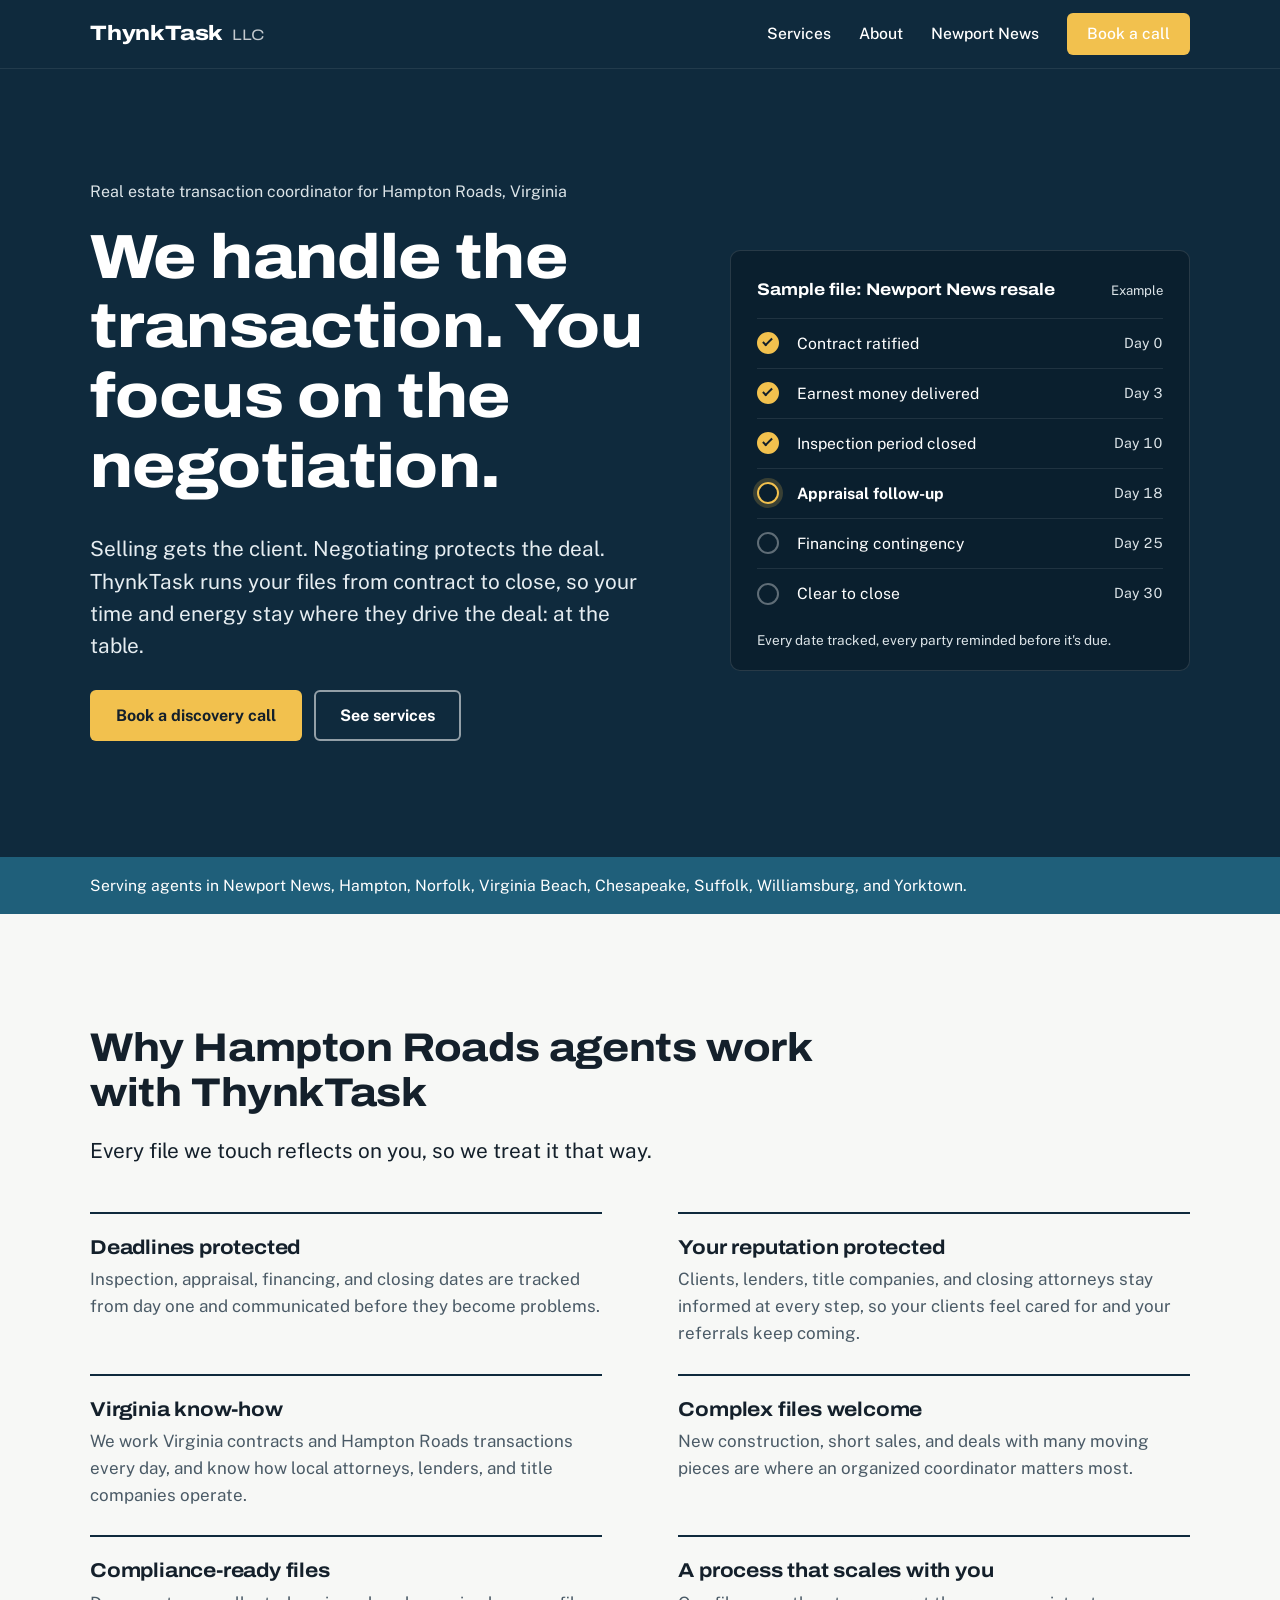
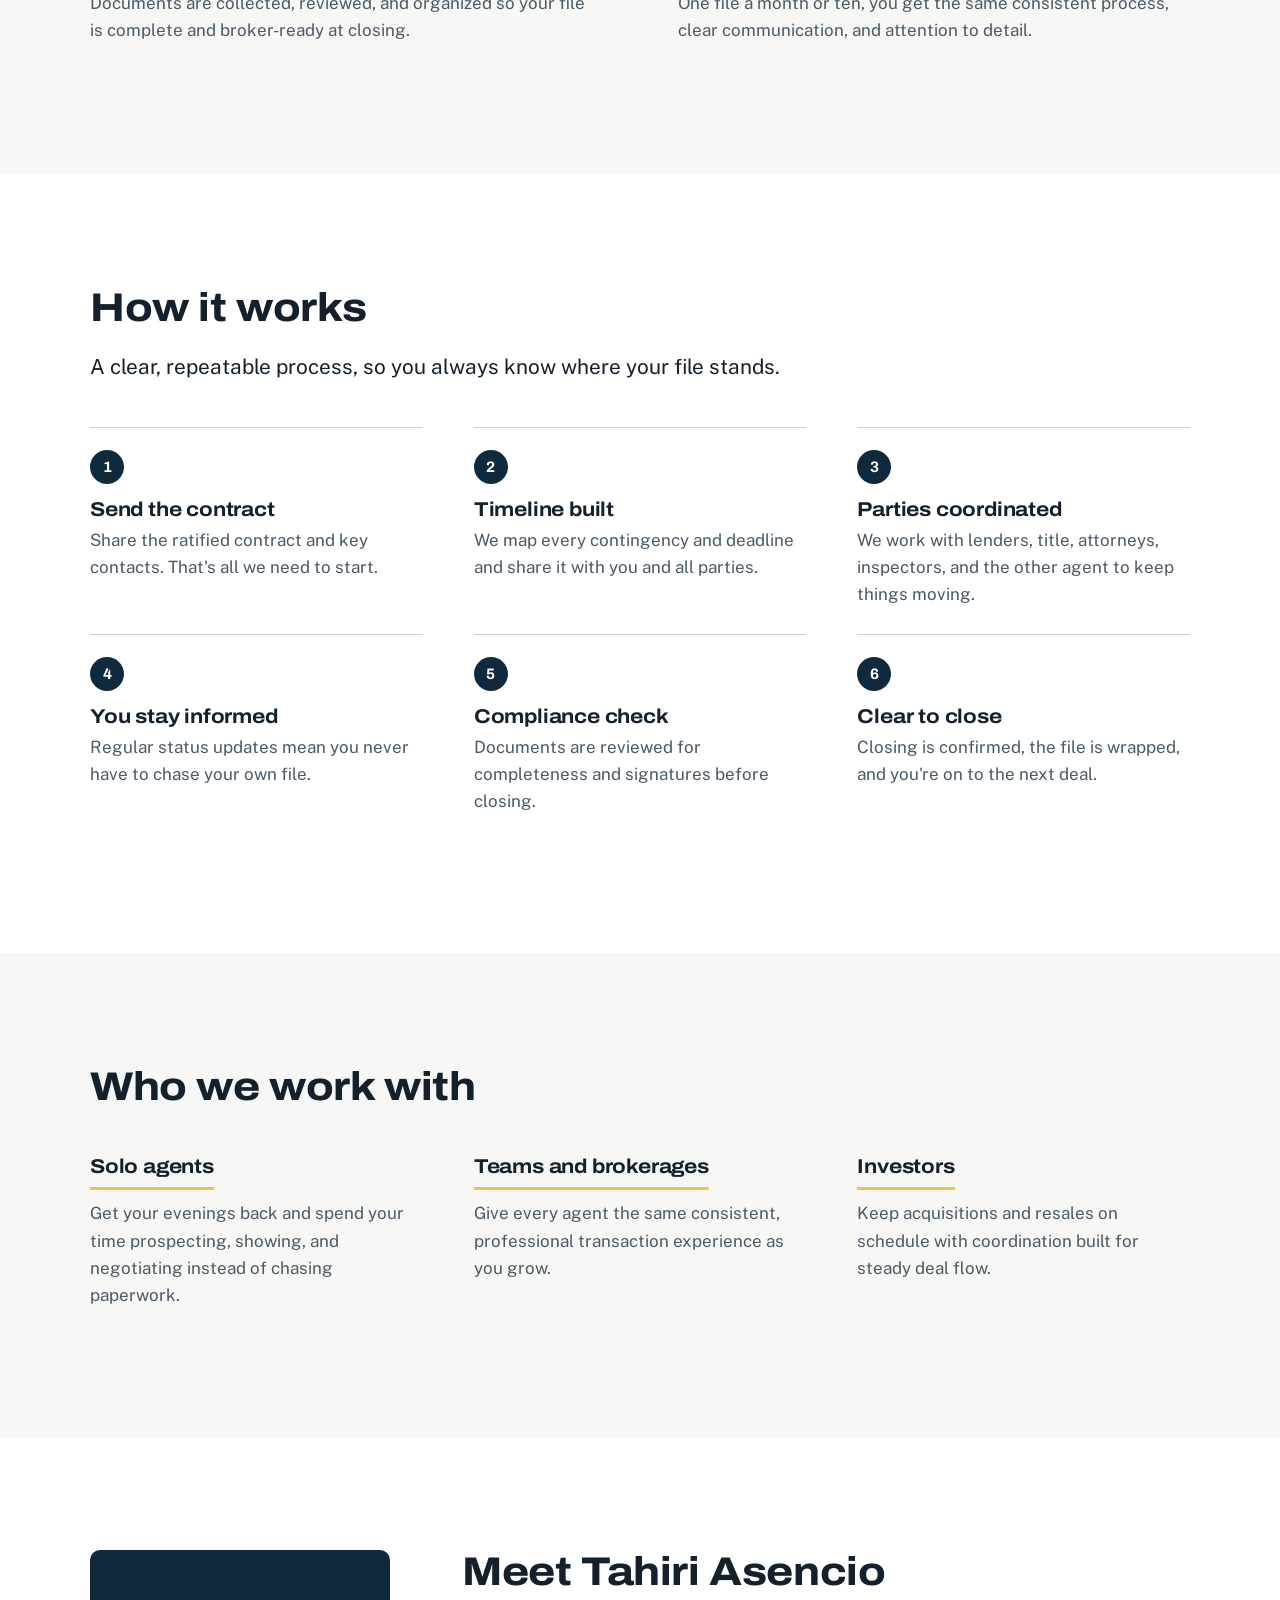
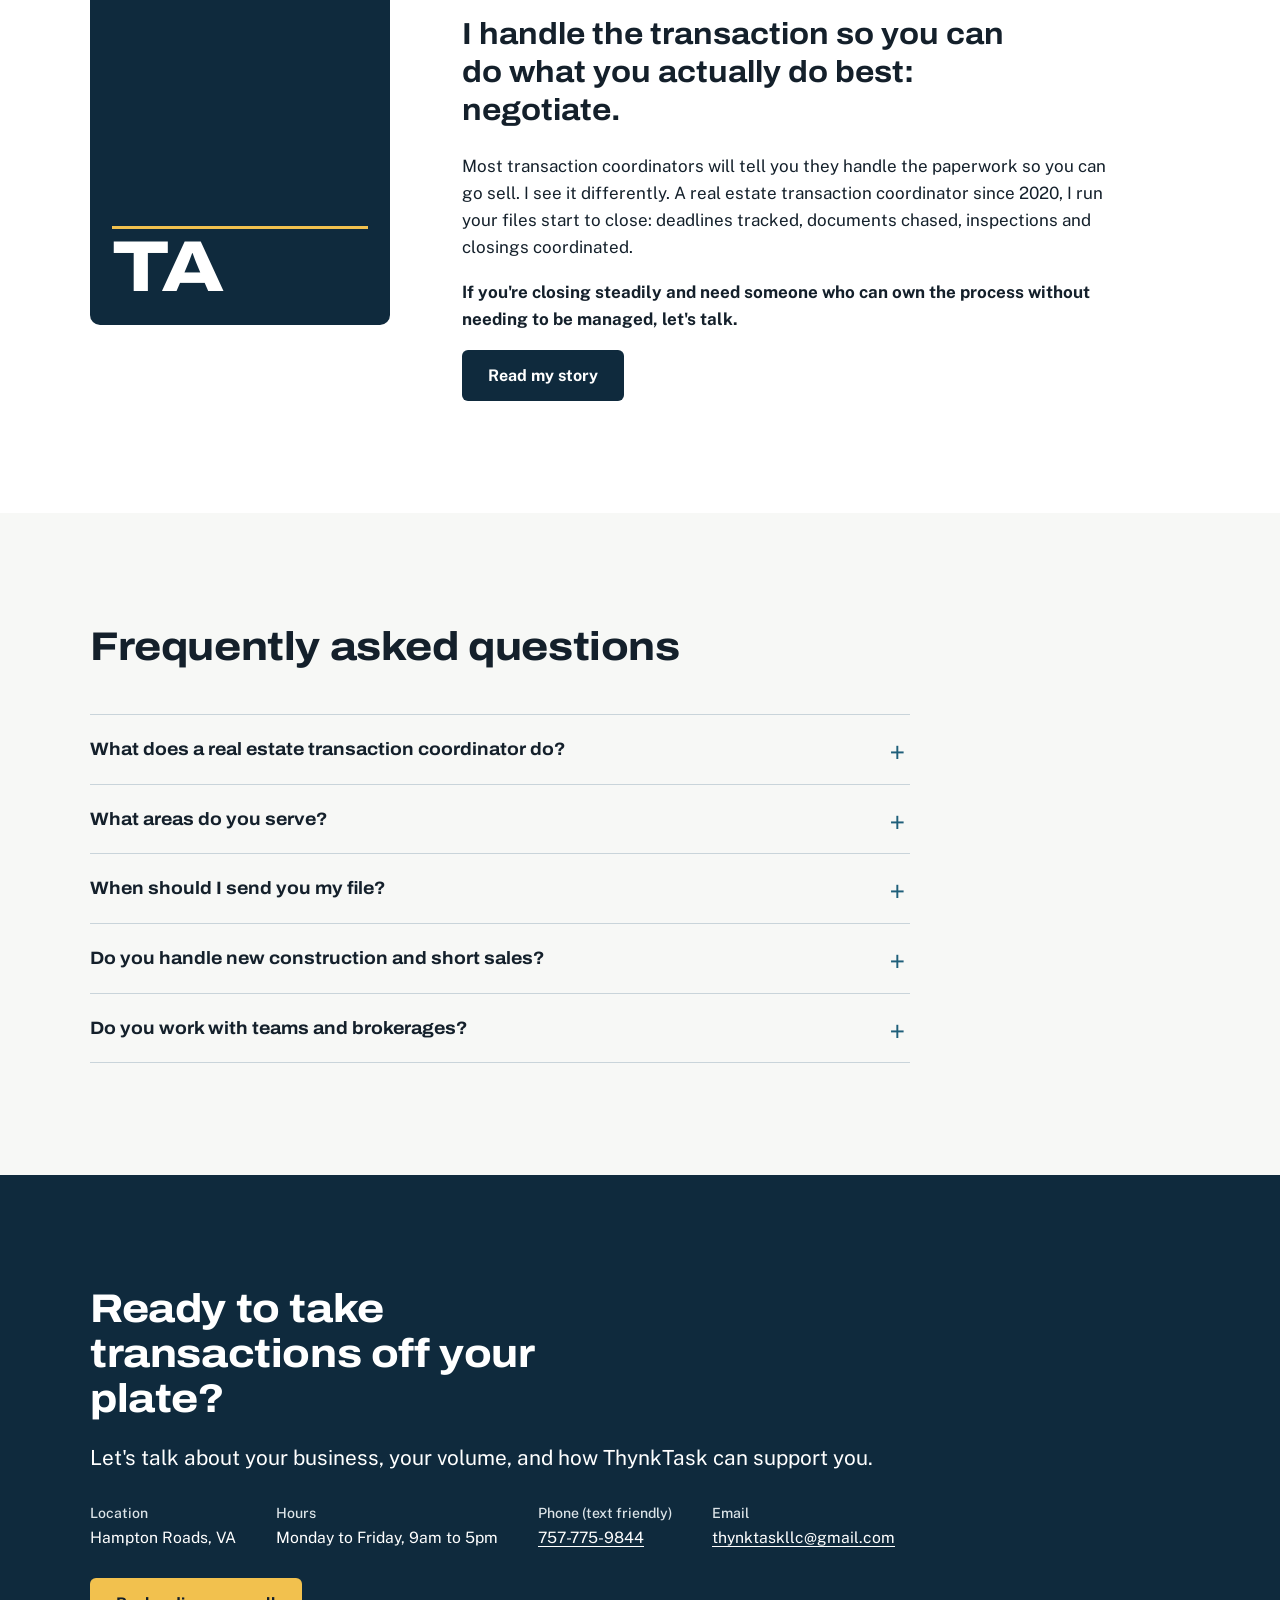
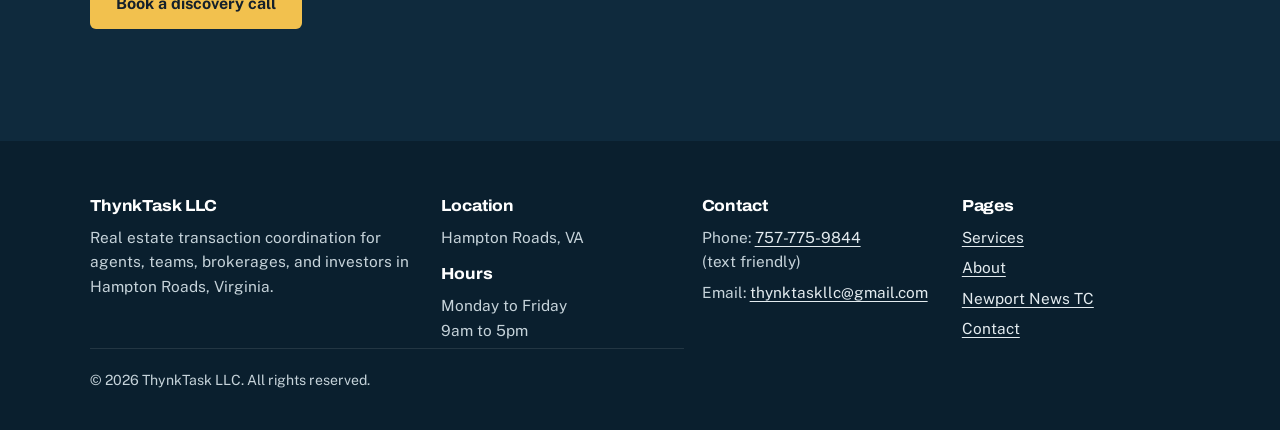
<file: index.html>
<!doctype html>
<html lang="en">
<head>
  <meta charset="utf-8">
  <meta name="viewport" content="width=device-width, initial-scale=1">
  <title>Real Estate Transaction Coordinator in Newport News &amp; Hampton Roads, VA | ThynkTask LLC</title>
  <meta name="description" content="ThynkTask LLC provides contract-to-close transaction coordination for real estate agents, teams, brokerages, and investors in Newport News, Hampton, and Hampton Roads, Virginia.">
  <meta property="og:title" content="ThynkTask LLC | Real Estate Transaction Coordinator, Hampton Roads VA">
  <meta property="og:description" content="We handle the transaction. You focus on the negotiation. Contract-to-close coordination for Hampton Roads agents.">
  <meta property="og:type" content="website">
  <link rel="preconnect" href="https://fonts.googleapis.com">
  <link rel="preconnect" href="https://fonts.gstatic.com" crossorigin>
  <link href="https://fonts.googleapis.com/css2?family=Archivo:wdth,wght@100..125,400..800&family=Public+Sans:ital,wght@0,400..700;1,400&display=swap" rel="stylesheet">
  <link rel="stylesheet" href="assets/styles.css">
  <script>document.documentElement.classList.add('js');</script>
  <link rel="icon" href="assets/favicon.svg" type="image/svg+xml">
  <script type="application/ld+json">
  {
    "@context": "https://schema.org",
    "@type": "ProfessionalService",
    "name": "ThynkTask LLC",
    "description": "Real estate transaction coordination for agents, teams, brokerages, and investors in Hampton Roads, Virginia.",
    "telephone": "+1-757-775-9844",
    "email": "thynktaskllc@gmail.com",
    "founder": { "@type": "Person", "name": "Tahiri Asencio" },
    "address": { "@type": "PostalAddress", "addressRegion": "VA", "addressLocality": "Hampton Roads", "addressCountry": "US" },
    "areaServed": ["Newport News, VA", "Hampton, VA", "Norfolk, VA", "Virginia Beach, VA", "Chesapeake, VA", "Suffolk, VA", "Williamsburg, VA", "Yorktown, VA"],
    "openingHoursSpecification": [{
      "@type": "OpeningHoursSpecification",
      "dayOfWeek": ["Monday", "Tuesday", "Wednesday", "Thursday", "Friday"],
      "opens": "09:00", "closes": "17:00"
    }],
    "serviceType": "Real Estate Transaction Coordination"
  }
  </script>
</head>
<body>
<a class="skip-link" href="#main">Skip to content</a>

<header class="site-header">
  <div class="wrap">
    <a class="brand" href="index.html">ThynkTask <span>LLC</span></a>
    <button class="nav-toggle" aria-expanded="false" aria-controls="site-nav">Menu</button>
    <nav class="nav" id="site-nav" aria-label="Main">
      <a href="services.html">Services</a>
      <a href="about.html">About</a>
      <a href="transaction-coordinator-newport-news-va.html">Newport News</a>
      <a class="btn btn-signal" href="contact.html">Book a call</a>
    </nav>
  </div>
</header>

<main id="main">
  <section class="hero">
    <div class="wrap hero-grid">
      <div>
        <p class="kicker">Real estate transaction coordinator for Hampton Roads, Virginia</p>
        <h1>We handle the transaction. You focus on the negotiation.</h1>
        <p class="lead">Selling gets the client. Negotiating protects the deal. ThynkTask runs your files from contract to close, so your time and energy stay where they drive the deal: at the table.</p>
        <div class="btn-row">
          <a class="btn btn-signal" href="contact.html">Book a discovery call</a>
          <a class="btn btn-ghost" href="services.html">See services</a>
        </div>
      </div>

      <div class="file-card" aria-label="Example of a transaction timeline we manage">
        <header>
          <span class="file-title">Sample file: Newport News resale</span>
          <span class="file-tag">Example</span>
        </header>
        <ol class="timeline">
          <li class="done"><span class="mark" aria-hidden="true"></span><span class="what">Contract ratified</span><span class="when">Day 0</span></li>
          <li class="done"><span class="mark" aria-hidden="true"></span><span class="what">Earnest money delivered</span><span class="when">Day 3</span></li>
          <li class="done"><span class="mark" aria-hidden="true"></span><span class="what">Inspection period closed</span><span class="when">Day 10</span></li>
          <li class="now"><span class="mark" aria-hidden="true"></span><span class="what">Appraisal follow-up</span><span class="when">Day 18</span></li>
          <li><span class="mark" aria-hidden="true"></span><span class="what">Financing contingency</span><span class="when">Day 25</span></li>
          <li><span class="mark" aria-hidden="true"></span><span class="what">Clear to close</span><span class="when">Day 30</span></li>
        </ol>
        <p class="file-foot">Every date tracked, every party reminded before it's due.</p>
      </div>
    </div>
  </section>

  <div class="area-strip">
    <div class="wrap">
      <p>Serving agents in Newport News, Hampton, Norfolk, Virginia Beach, Chesapeake, Suffolk, Williamsburg, and Yorktown.</p>
    </div>
  </div>

  <section class="section">
    <div class="wrap">
      <div class="section-head">
        <h2>Why Hampton Roads agents work with ThynkTask</h2>
        <p class="lead">Every file we touch reflects on you, so we treat it that way.</p>
      </div>
      <ul class="values">
        <li>
          <h3>Deadlines protected</h3>
          <p>Inspection, appraisal, financing, and closing dates are tracked from day one and communicated before they become problems.</p>
        </li>
        <li>
          <h3>Your reputation protected</h3>
          <p>Clients, lenders, title companies, and closing attorneys stay informed at every step, so your clients feel cared for and your referrals keep coming.</p>
        </li>
        <li>
          <h3>Virginia know-how</h3>
          <p>We work Virginia contracts and Hampton Roads transactions every day, and know how local attorneys, lenders, and title companies operate.</p>
        </li>
        <li>
          <h3>Complex files welcome</h3>
          <p>New construction, short sales, and deals with many moving pieces are where an organized coordinator matters most.</p>
        </li>
        <li>
          <h3>Compliance-ready files</h3>
          <p>Documents are collected, reviewed, and organized so your file is complete and broker-ready at closing.</p>
        </li>
        <li>
          <h3>A process that scales with you</h3>
          <p>One file a month or ten, you get the same consistent process, clear communication, and attention to detail.</p>
        </li>
      </ul>
    </div>
  </section>

  <section class="section section-alt">
    <div class="wrap">
      <div class="section-head">
        <h2>How it works</h2>
        <p class="lead">A clear, repeatable process, so you always know where your file stands.</p>
      </div>
      <ol class="steps">
        <li><h3>Send the contract</h3><p>Share the ratified contract and key contacts. That's all we need to start.</p></li>
        <li><h3>Timeline built</h3><p>We map every contingency and deadline and share it with you and all parties.</p></li>
        <li><h3>Parties coordinated</h3><p>We work with lenders, title, attorneys, inspectors, and the other agent to keep things moving.</p></li>
        <li><h3>You stay informed</h3><p>Regular status updates mean you never have to chase your own file.</p></li>
        <li><h3>Compliance check</h3><p>Documents are reviewed for completeness and signatures before closing.</p></li>
        <li><h3>Clear to close</h3><p>Closing is confirmed, the file is wrapped, and you're on to the next deal.</p></li>
      </ol>
    </div>
  </section>

  <section class="section">
    <div class="wrap">
      <div class="section-head">
        <h2>Who we work with</h2>
      </div>
      <div class="audience">
        <div>
          <h3>Solo agents</h3>
          <p>Get your evenings back and spend your time prospecting, showing, and negotiating instead of chasing paperwork.</p>
        </div>
        <div>
          <h3>Teams and brokerages</h3>
          <p>Give every agent the same consistent, professional transaction experience as you grow.</p>
        </div>
        <div>
          <h3>Investors</h3>
          <p>Keep acquisitions and resales on schedule with coordination built for steady deal flow.</p>
        </div>
      </div>
    </div>
  </section>

  <section class="section section-alt">
    <div class="wrap founder">
      <div class="portrait" role="img" aria-label="Tahiri Asencio, founder of ThynkTask LLC">
        <!-- Replace with headshot: <img src="assets/tahiri-asencio.jpg" alt="Tahiri Asencio, founder of ThynkTask LLC"> -->
        <span class="initials-rule" aria-hidden="true"></span>
        <span aria-hidden="true">TA</span>
      </div>
      <div>
        <h2>Meet Tahiri Asencio</h2>
        <p class="pullquote">I handle the transaction so you can do what you actually do best: negotiate.</p>
        <p>Most transaction coordinators will tell you they handle the paperwork so you can go sell. I see it differently. A real estate transaction coordinator since 2020, I run your files start to close: deadlines tracked, documents chased, inspections and closings coordinated.</p>
        <p><strong>If you're closing steadily and need someone who can own the process without needing to be managed, let's talk.</strong></p>
        <a class="btn btn-dark" href="about.html">Read my story</a>
      </div>
    </div>
  </section>

  <!-- Testimonials: add real quotes from current agents here before enabling.
  <section class="section">
    <div class="wrap">
      <h2>What agents say</h2>
    </div>
  </section>
  -->

  <section class="section">
    <div class="wrap">
      <div class="section-head">
        <h2>Frequently asked questions</h2>
      </div>
      <div class="faq">
        <details>
          <summary>What does a real estate transaction coordinator do?</summary>
          <p>A transaction coordinator manages the administrative side of a real estate deal after a contract is ratified: tracking deadlines, collecting documents and signatures, communicating with lenders, title companies, and attorneys, and keeping the file compliant through closing. You stay the face of the deal; we handle the details behind it.</p>
        </details>
        <details>
          <summary>What areas do you serve?</summary>
          <p>We serve agents throughout Hampton Roads, Virginia, including Newport News, Hampton, Norfolk, Virginia Beach, Chesapeake, Suffolk, Williamsburg, and Yorktown.</p>
        </details>
        <details>
          <summary>When should I send you my file?</summary>
          <p>As soon as the contract is ratified. The earlier we start, the sooner every deadline is on the calendar and every party is in the loop. For listings, our pre-listing service can start before the property hits the market.</p>
        </details>
        <details>
          <summary>Do you handle new construction and short sales?</summary>
          <p>Yes. Complex transactions with extra parties, longer timelines, and more documents are where an organized coordinator adds the most value.</p>
        </details>
        <details>
          <summary>Do you work with teams and brokerages?</summary>
          <p>Yes. We work with solo agents, teams, brokerages, and investors, and our process stays consistent whether you send one file or many.</p>
        </details>
      </div>
    </div>
  </section>

  <section class="section section-dark cta-band">
    <div class="wrap">
      <h2>Ready to take transactions off your plate?</h2>
      <p class="lead">Let's talk about your business, your volume, and how ThynkTask can support you.</p>
      <div class="contact-lines">
        <div><strong>Location</strong>Hampton Roads, VA</div>
        <div><strong>Hours</strong>Monday to Friday, 9am to 5pm</div>
        <div><strong>Phone (text friendly)</strong><a href="tel:+17577759844">757-775-9844</a></div>
        <div><strong>Email</strong><a href="mailto:thynktaskllc@gmail.com">thynktaskllc@gmail.com</a></div>
      </div>
      <div class="btn-row">
        <a class="btn btn-signal" href="contact.html">Book a discovery call</a>
      </div>
    </div>
  </section>
</main>

<footer class="site-footer">
  <div class="wrap">
    <div class="footer-grid">
      <div>
        <h2>ThynkTask LLC</h2>
        <p>Real estate transaction coordination for agents, teams, brokerages, and investors in Hampton Roads, Virginia.</p>
      </div>
      <div>
        <h2>Location</h2>
        <p>Hampton Roads, VA</p>
        <h2 style="margin-top:16px">Hours</h2>
        <p>Monday to Friday<br>9am to 5pm</p>
      </div>
      <div>
        <h2>Contact</h2>
        <p>Phone: <a href="tel:+17577759844">757-775-9844</a><br>(text friendly)</p>
        <p>Email: <a href="mailto:thynktaskllc@gmail.com">thynktaskllc@gmail.com</a></p>
      </div>
      <div>
        <h2>Pages</h2>
        <ul>
          <li><a href="services.html">Services</a></li>
          <li><a href="about.html">About</a></li>
          <li><a href="transaction-coordinator-newport-news-va.html">Newport News TC</a></li>
          <li><a href="contact.html">Contact</a></li>
        </ul>
      </div>
    </div>
    <p class="footer-legal">© 2026 ThynkTask LLC. All rights reserved.</p>
  </div>
</footer>
<script src="assets/site.js"></script>
</body>
</html>
</file>
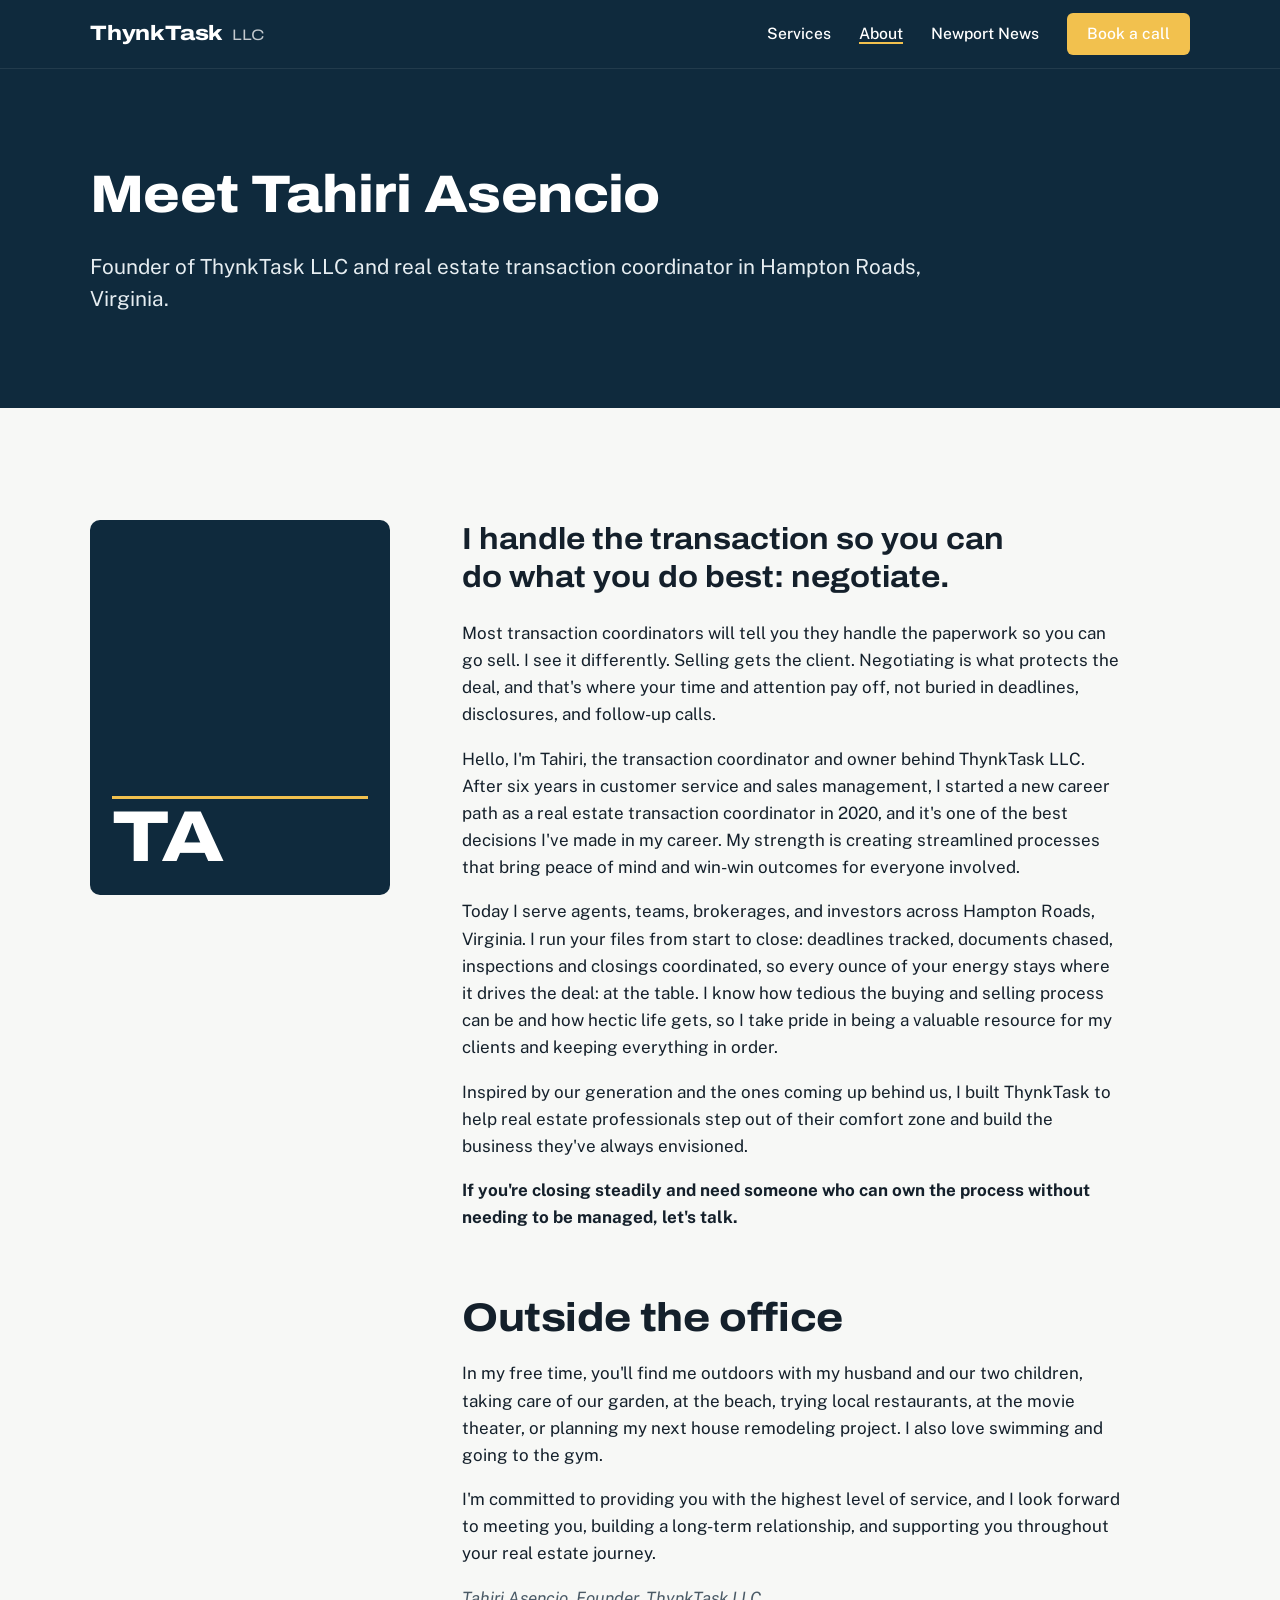
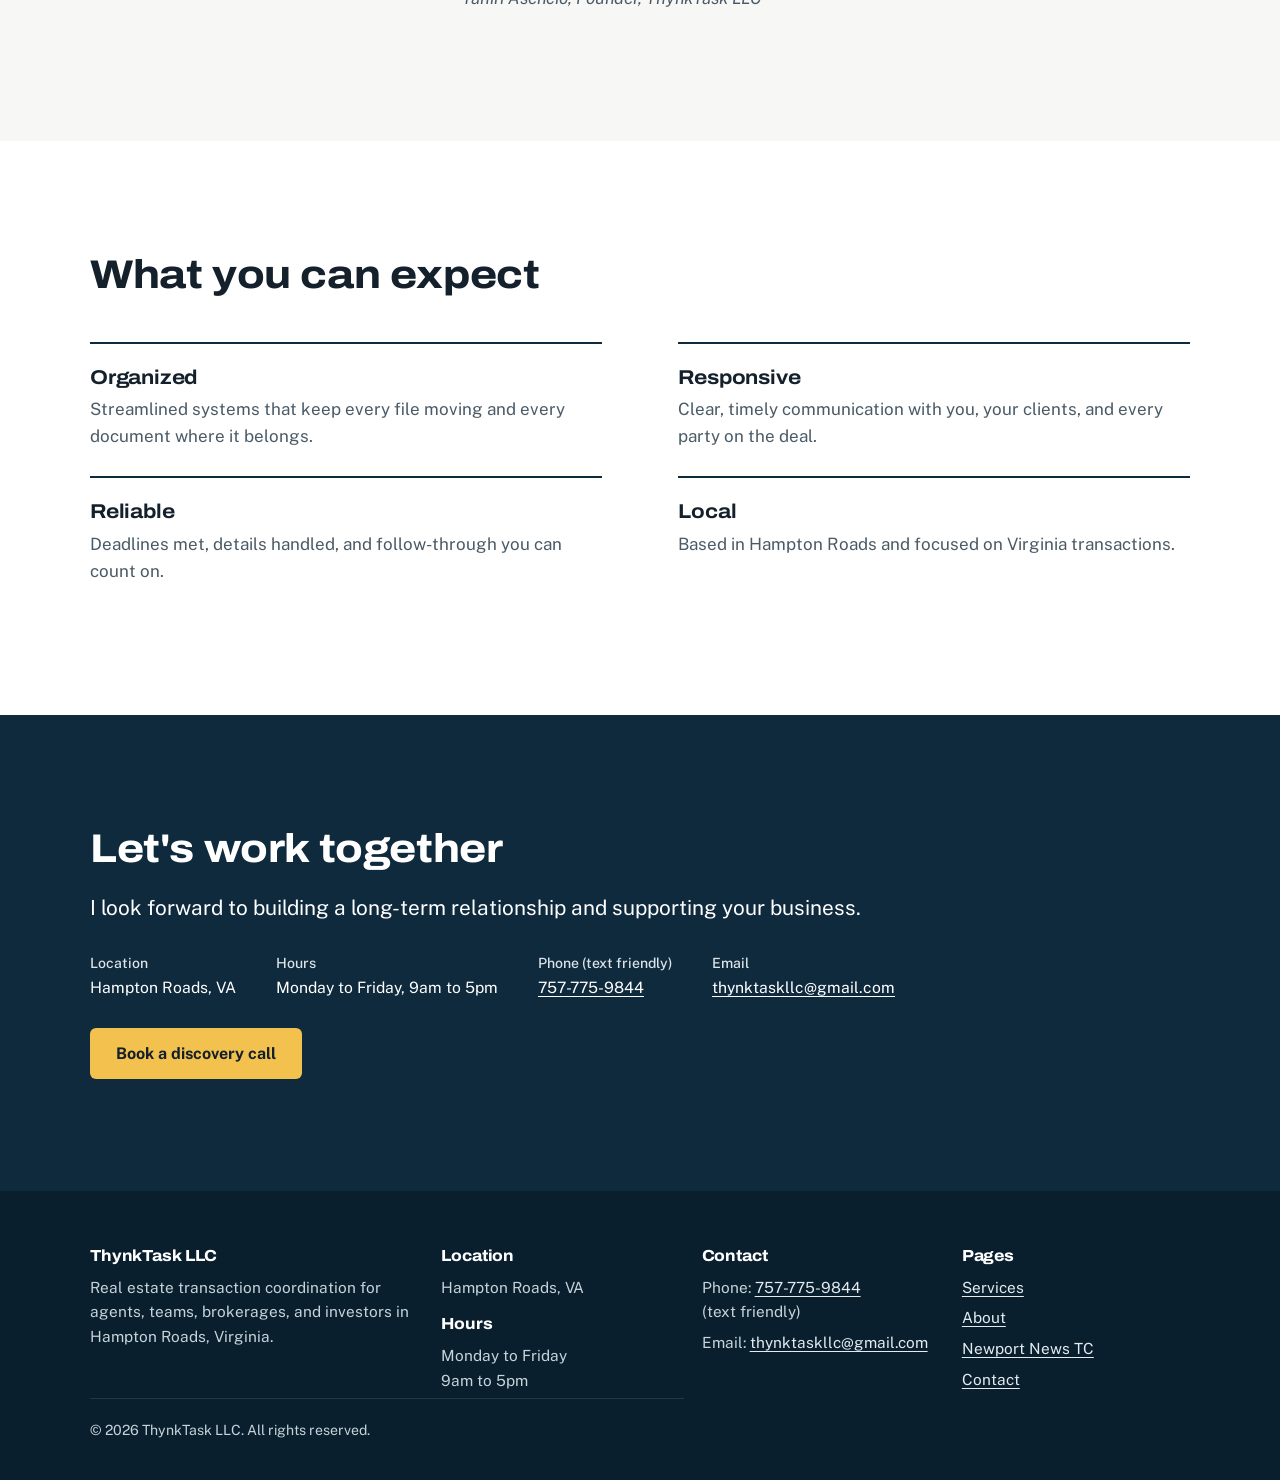
<file: about.html>
<!doctype html>
<html lang="en">
<head>
  <meta charset="utf-8">
  <meta name="viewport" content="width=device-width, initial-scale=1">
  <title>About Tahiri Asencio | Transaction Coordinator in Hampton Roads, VA | ThynkTask</title>
  <meta name="description" content="Meet Tahiri Asencio, founder of ThynkTask LLC, a real estate transaction coordinator serving agents in Newport News, Hampton, and Hampton Roads, Virginia since 2020.">
  <meta property="og:title" content="About Tahiri Asencio | Transaction Coordinator in Hampton Roads, VA | ThynkTask">
  <meta property="og:description" content="Meet Tahiri Asencio, founder of ThynkTask LLC, a real estate transaction coordinator serving agents in Newport News, Hampton, and Hampton Roads, Virginia since 2020.">
  <meta property="og:type" content="website">
  <link rel="preconnect" href="https://fonts.googleapis.com">
  <link rel="preconnect" href="https://fonts.gstatic.com" crossorigin>
  <link href="https://fonts.googleapis.com/css2?family=Archivo:wdth,wght@100..125,400..800&family=Public+Sans:ital,wght@0,400..700;1,400&display=swap" rel="stylesheet">
  <link rel="stylesheet" href="assets/styles.css">
  <script>document.documentElement.classList.add('js');</script>
  <link rel="icon" href="assets/favicon.svg" type="image/svg+xml">
</head>
<body>
<a class="skip-link" href="#main">Skip to content</a>

<header class="site-header">
  <div class="wrap">
    <a class="brand" href="index.html">ThynkTask <span>LLC</span></a>
    <button class="nav-toggle" aria-expanded="false" aria-controls="site-nav">Menu</button>
    <nav class="nav" id="site-nav" aria-label="Main">
      <a href="services.html">Services</a>
      <a href="about.html">About</a>
      <a href="transaction-coordinator-newport-news-va.html">Newport News</a>
      <a class="btn btn-signal" href="contact.html">Book a call</a>
    </nav>
  </div>
</header>

<main id="main">
  <section class="page-head">
    <div class="wrap">
      <h1>Meet Tahiri Asencio</h1>
      <p class="lead">Founder of ThynkTask LLC and real estate transaction coordinator in Hampton Roads, Virginia.</p>
    </div>
  </section>

  <section class="section">
    <div class="wrap founder">
      <div class="portrait" role="img" aria-label="Tahiri Asencio, founder of ThynkTask LLC">
        <!-- Replace with headshot: <img src="assets/tahiri-asencio.jpg" alt="Tahiri Asencio, founder of ThynkTask LLC"> -->
        <span class="initials-rule" aria-hidden="true"></span>
        <span aria-hidden="true">TA</span>
      </div>
      <div class="prose">
        <p class="pullquote">I handle the transaction so you can do what you do best: negotiate.</p>
        <p>Most transaction coordinators will tell you they handle the paperwork so you can go sell. I see it differently. Selling gets the client. Negotiating is what protects the deal, and that's where your time and attention pay off, not buried in deadlines, disclosures, and follow-up calls.</p>
        <p>Hello, I'm Tahiri, the transaction coordinator and owner behind ThynkTask LLC. After six years in customer service and sales management, I started a new career path as a real estate transaction coordinator in 2020, and it's one of the best decisions I've made in my career. My strength is creating streamlined processes that bring peace of mind and win-win outcomes for everyone involved.</p>
        <p>Today I serve agents, teams, brokerages, and investors across Hampton Roads, Virginia. I run your files from start to close: deadlines tracked, documents chased, inspections and closings coordinated, so every ounce of your energy stays where it drives the deal: at the table. I know how tedious the buying and selling process can be and how hectic life gets, so I take pride in being a valuable resource for my clients and keeping everything in order.</p>
        <p>Inspired by our generation and the ones coming up behind us, I built ThynkTask to help real estate professionals step out of their comfort zone and build the business they've always envisioned.</p>
        <p><strong>If you're closing steadily and need someone who can own the process without needing to be managed, let's talk.</strong></p>
        <h2>Outside the office</h2>
        <p>In my free time, you'll find me outdoors with my husband and our two children, taking care of our garden, at the beach, trying local restaurants, at the movie theater, or planning my next house remodeling project. I also love swimming and going to the gym.</p>
        <p>I'm committed to providing you with the highest level of service, and I look forward to meeting you, building a long-term relationship, and supporting you throughout your real estate journey.</p>
        <p class="signature">Tahiri Asencio, Founder, ThynkTask LLC</p>
      </div>
    </div>
  </section>

  <section class="section section-alt">
    <div class="wrap">
      <div class="section-head"><h2>What you can expect</h2></div>
      <ul class="values">
        <li><h3>Organized</h3><p>Streamlined systems that keep every file moving and every document where it belongs.</p></li>
        <li><h3>Responsive</h3><p>Clear, timely communication with you, your clients, and every party on the deal.</p></li>
        <li><h3>Reliable</h3><p>Deadlines met, details handled, and follow-through you can count on.</p></li>
        <li><h3>Local</h3><p>Based in Hampton Roads and focused on Virginia transactions.</p></li>
      </ul>
    </div>
  </section>

  <section class="section section-dark cta-band">
    <div class="wrap">
      <h2>Let's work together</h2>
      <p class="lead">I look forward to building a long-term relationship and supporting your business.</p>
      <div class="contact-lines">
        <div><strong>Location</strong>Hampton Roads, VA</div>
        <div><strong>Hours</strong>Monday to Friday, 9am to 5pm</div>
        <div><strong>Phone (text friendly)</strong><a href="tel:+17577759844">757-775-9844</a></div>
        <div><strong>Email</strong><a href="mailto:thynktaskllc@gmail.com">thynktaskllc@gmail.com</a></div>
      </div>
      <div class="btn-row"><a class="btn btn-signal" href="contact.html">Book a discovery call</a></div>
    </div>
  </section>
</main>

<footer class="site-footer">
  <div class="wrap">
    <div class="footer-grid">
      <div>
        <h2>ThynkTask LLC</h2>
        <p>Real estate transaction coordination for agents, teams, brokerages, and investors in Hampton Roads, Virginia.</p>
      </div>
      <div>
        <h2>Location</h2>
        <p>Hampton Roads, VA</p>
        <h2 style="margin-top:16px">Hours</h2>
        <p>Monday to Friday<br>9am to 5pm</p>
      </div>
      <div>
        <h2>Contact</h2>
        <p>Phone: <a href="tel:+17577759844">757-775-9844</a><br>(text friendly)</p>
        <p>Email: <a href="mailto:thynktaskllc@gmail.com">thynktaskllc@gmail.com</a></p>
      </div>
      <div>
        <h2>Pages</h2>
        <ul>
          <li><a href="services.html">Services</a></li>
          <li><a href="about.html">About</a></li>
          <li><a href="transaction-coordinator-newport-news-va.html">Newport News TC</a></li>
          <li><a href="contact.html">Contact</a></li>
        </ul>
      </div>
    </div>
    <p class="footer-legal">© 2026 ThynkTask LLC. All rights reserved.</p>
  </div>
</footer>
<script src="assets/site.js"></script>
</body>
</html>
</file>
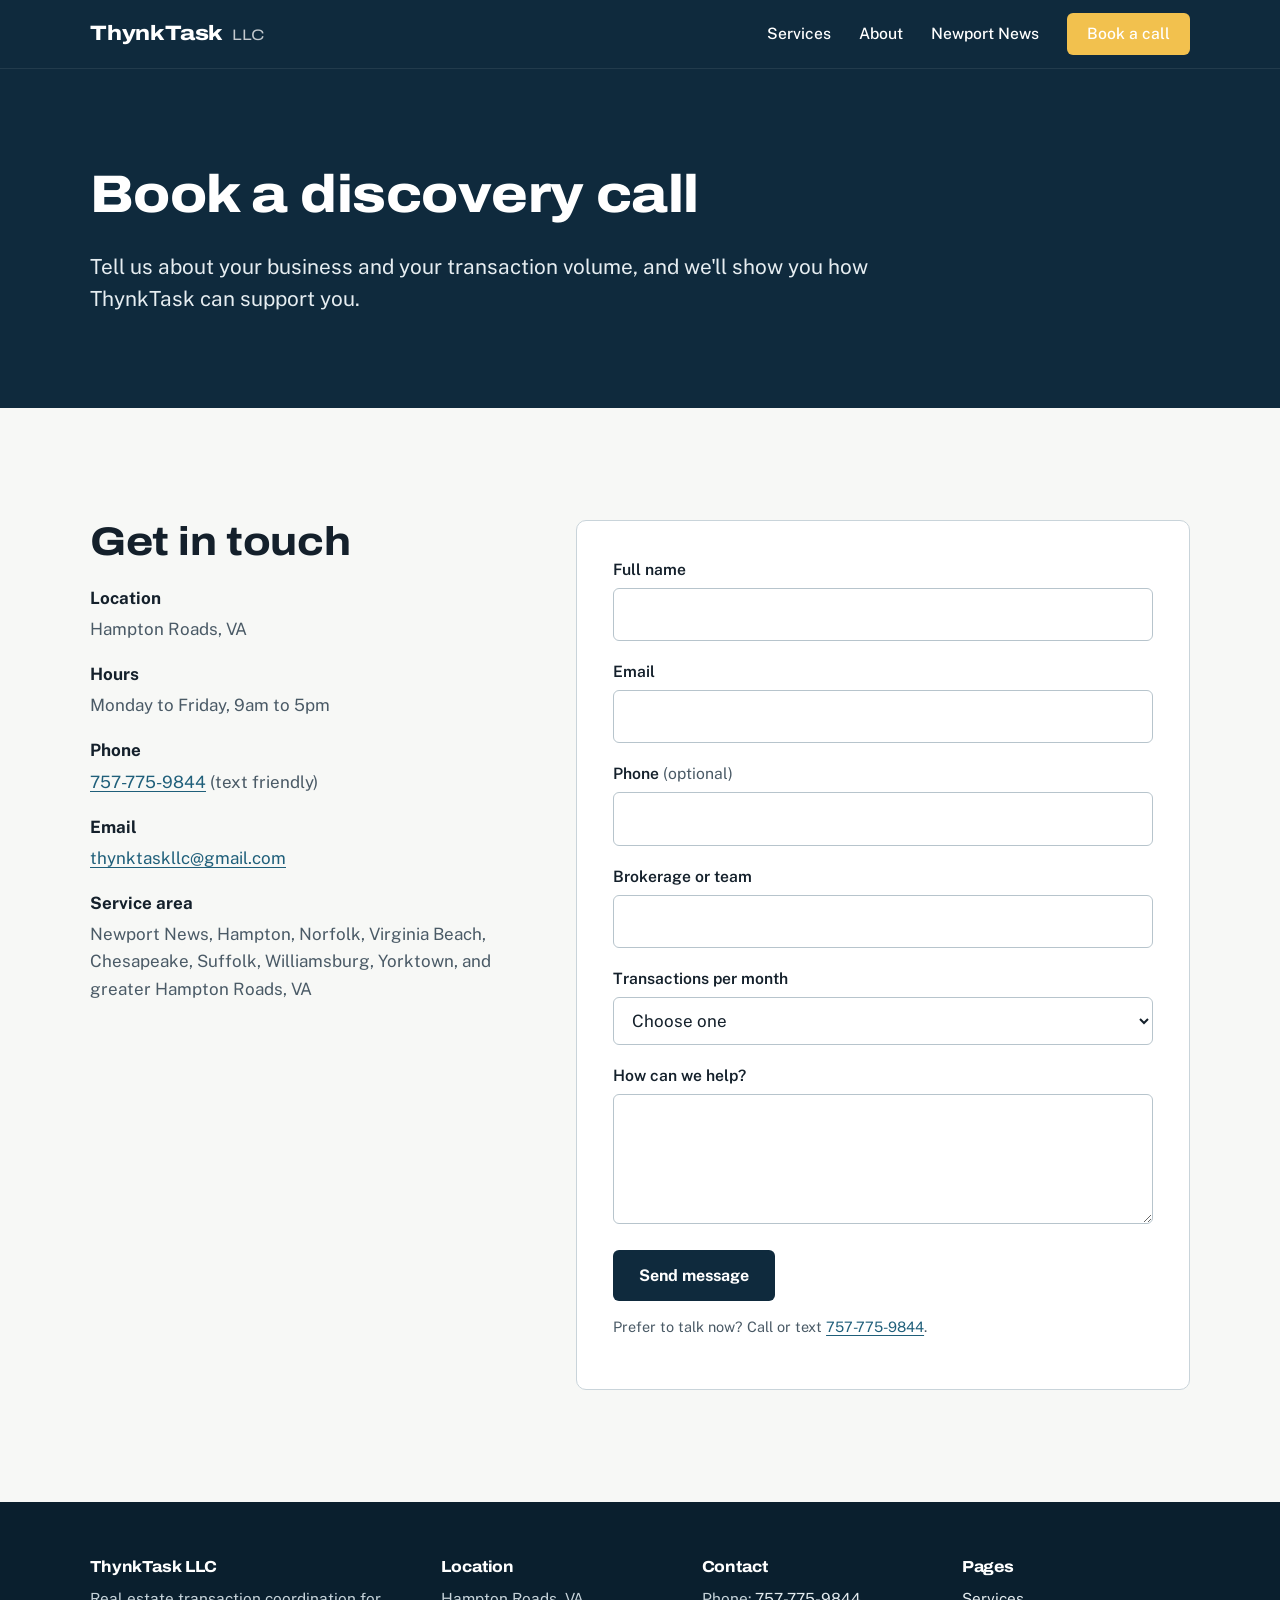
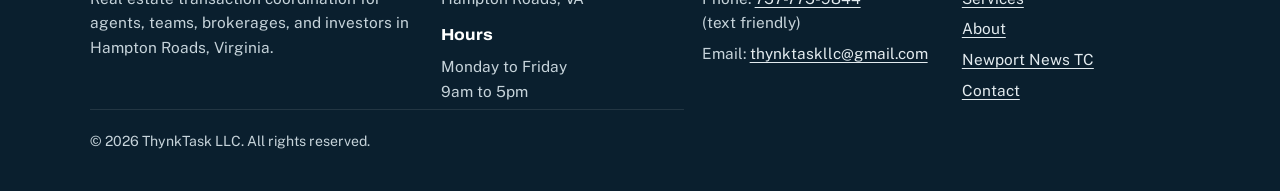
<file: contact.html>
<!doctype html>
<html lang="en">
<head>
  <meta charset="utf-8">
  <meta name="viewport" content="width=device-width, initial-scale=1">
  <title>Contact ThynkTask LLC | Transaction Coordinator in Hampton Roads, VA</title>
  <meta name="description" content="Book a discovery call with ThynkTask LLC, real estate transaction coordination for agents in Newport News, Hampton, and Hampton Roads, Virginia.">
  <meta property="og:title" content="Contact ThynkTask LLC | Transaction Coordinator in Hampton Roads, VA">
  <meta property="og:description" content="Book a discovery call with ThynkTask LLC, real estate transaction coordination for agents in Newport News, Hampton, and Hampton Roads, Virginia.">
  <meta property="og:type" content="website">
  <link rel="preconnect" href="https://fonts.googleapis.com">
  <link rel="preconnect" href="https://fonts.gstatic.com" crossorigin>
  <link href="https://fonts.googleapis.com/css2?family=Archivo:wdth,wght@100..125,400..800&family=Public+Sans:ital,wght@0,400..700;1,400&display=swap" rel="stylesheet">
  <link rel="stylesheet" href="assets/styles.css">
  <script>document.documentElement.classList.add('js');</script>
  <link rel="icon" href="assets/favicon.svg" type="image/svg+xml">
</head>
<body>
<a class="skip-link" href="#main">Skip to content</a>

<header class="site-header">
  <div class="wrap">
    <a class="brand" href="index.html">ThynkTask <span>LLC</span></a>
    <button class="nav-toggle" aria-expanded="false" aria-controls="site-nav">Menu</button>
    <nav class="nav" id="site-nav" aria-label="Main">
      <a href="services.html">Services</a>
      <a href="about.html">About</a>
      <a href="transaction-coordinator-newport-news-va.html">Newport News</a>
      <a class="btn btn-signal" href="contact.html">Book a call</a>
    </nav>
  </div>
</header>

<main id="main">
  <section class="page-head">
    <div class="wrap">
      <h1>Book a discovery call</h1>
      <p class="lead">Tell us about your business and your transaction volume, and we'll show you how ThynkTask can support you.</p>
    </div>
  </section>

  <section class="section">
    <div class="wrap contact-grid">
      <div>
        <h2>Get in touch</h2>
        <dl class="details-list">
          <dt>Location</dt><dd>Hampton Roads, VA</dd>
          <dt>Hours</dt><dd>Monday to Friday, 9am to 5pm</dd>
          <dt>Phone</dt><dd><a href="tel:+17577759844">757-775-9844</a> (text friendly)</dd>
          <dt>Email</dt><dd><a href="mailto:thynktaskllc@gmail.com">thynktaskllc@gmail.com</a></dd>
          <dt>Service area</dt><dd>Newport News, Hampton, Norfolk, Virginia Beach, Chesapeake, Suffolk, Williamsburg, Yorktown, and greater Hampton Roads, VA</dd>
        </dl>
      </div>
      <form class="inquiry" action="https://formsubmit.co/thynktaskllc@gmail.com" method="POST">
        <input type="hidden" name="_subject" value="New inquiry from the ThynkTask website">
        <input type="hidden" name="_template" value="table">
        <input type="hidden" name="_next" value="thank-you.html">
        <input type="text" name="_honey" class="hp" tabindex="-1" autocomplete="off" aria-hidden="true">
        <div class="field"><label for="name">Full name</label><input id="name" name="name" type="text" autocomplete="name" required></div>
        <div class="field"><label for="email">Email</label><input id="email" name="email" type="email" autocomplete="email" required></div>
        <div class="field"><label for="phone">Phone <span class="hint">(optional)</span></label><input id="phone" name="phone" type="tel" autocomplete="tel"></div>
        <div class="field"><label for="brokerage">Brokerage or team</label><input id="brokerage" name="brokerage" type="text" autocomplete="organization"></div>
        <div class="field">
          <label for="volume">Transactions per month</label>
          <select id="volume" name="volume">
            <option value="">Choose one</option>
            <option>1 to 2</option>
            <option>3 to 5</option>
            <option>6 to 10</option>
            <option>More than 10</option>
          </select>
        </div>
        <div class="field"><label for="message">How can we help?</label><textarea id="message" name="message"></textarea></div>
        <button class="btn btn-dark" type="submit">Send message</button>
        <p class="form-note">Prefer to talk now? Call or text <a href="tel:+17577759844">757-775-9844</a>.</p>
      </form>
    </div>
  </section>
</main>

<footer class="site-footer">
  <div class="wrap">
    <div class="footer-grid">
      <div>
        <h2>ThynkTask LLC</h2>
        <p>Real estate transaction coordination for agents, teams, brokerages, and investors in Hampton Roads, Virginia.</p>
      </div>
      <div>
        <h2>Location</h2>
        <p>Hampton Roads, VA</p>
        <h2 style="margin-top:16px">Hours</h2>
        <p>Monday to Friday<br>9am to 5pm</p>
      </div>
      <div>
        <h2>Contact</h2>
        <p>Phone: <a href="tel:+17577759844">757-775-9844</a><br>(text friendly)</p>
        <p>Email: <a href="mailto:thynktaskllc@gmail.com">thynktaskllc@gmail.com</a></p>
      </div>
      <div>
        <h2>Pages</h2>
        <ul>
          <li><a href="services.html">Services</a></li>
          <li><a href="about.html">About</a></li>
          <li><a href="transaction-coordinator-newport-news-va.html">Newport News TC</a></li>
          <li><a href="contact.html">Contact</a></li>
        </ul>
      </div>
    </div>
    <p class="footer-legal">© 2026 ThynkTask LLC. All rights reserved.</p>
  </div>
</footer>
<script src="assets/site.js"></script>
</body>
</html>
</file>
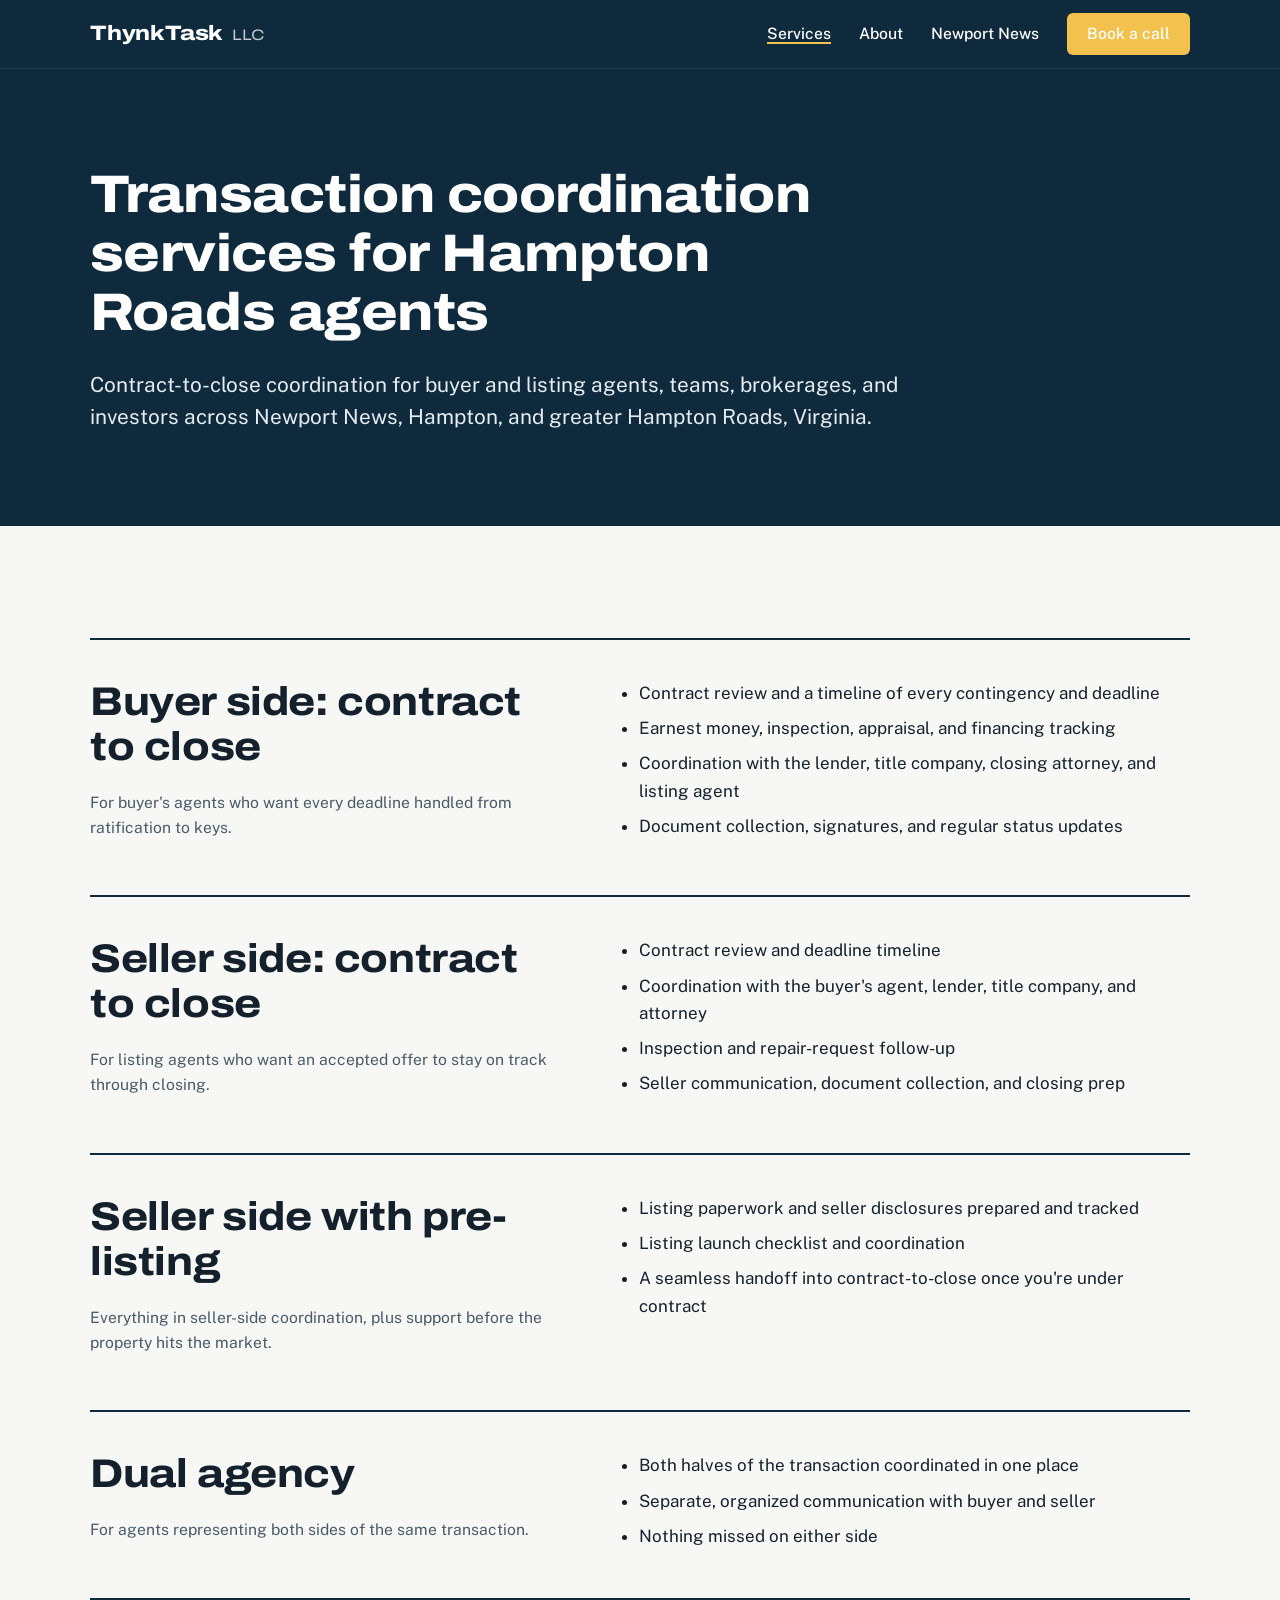
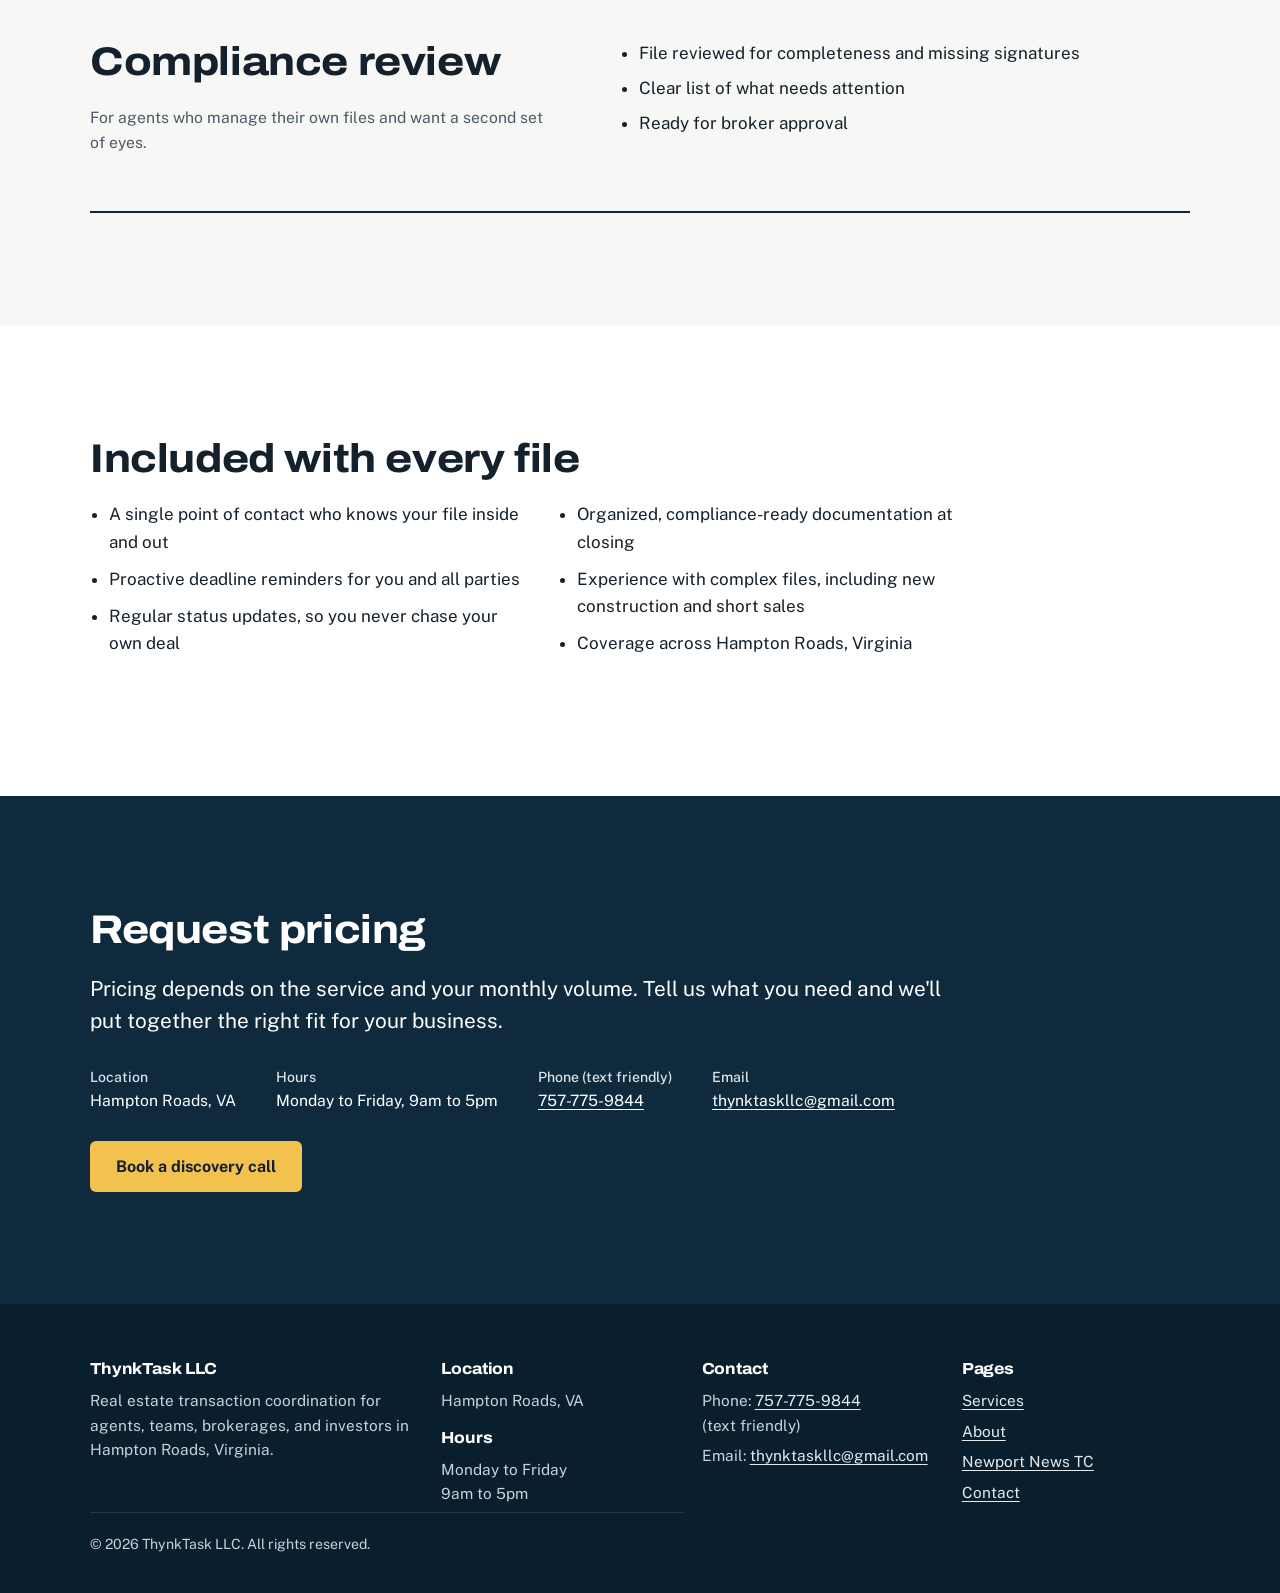
<file: services.html>
<!doctype html>
<html lang="en">
<head>
  <meta charset="utf-8">
  <meta name="viewport" content="width=device-width, initial-scale=1">
  <title>Transaction Coordinator Services | Newport News &amp; Hampton Roads VA | ThynkTask</title>
  <meta name="description" content="Buyer-side, seller-side, pre-listing, dual agency, and compliance review transaction coordination for real estate agents in Newport News and Hampton Roads, VA.">
  <meta property="og:title" content="Transaction Coordinator Services | Newport News &amp; Hampton Roads VA | ThynkTask">
  <meta property="og:description" content="Buyer-side, seller-side, pre-listing, dual agency, and compliance review transaction coordination for real estate agents in Newport News and Hampton Roads, VA.">
  <meta property="og:type" content="website">
  <link rel="preconnect" href="https://fonts.googleapis.com">
  <link rel="preconnect" href="https://fonts.gstatic.com" crossorigin>
  <link href="https://fonts.googleapis.com/css2?family=Archivo:wdth,wght@100..125,400..800&family=Public+Sans:ital,wght@0,400..700;1,400&display=swap" rel="stylesheet">
  <link rel="stylesheet" href="assets/styles.css">
  <script>document.documentElement.classList.add('js');</script>
  <link rel="icon" href="assets/favicon.svg" type="image/svg+xml">
</head>
<body>
<a class="skip-link" href="#main">Skip to content</a>

<header class="site-header">
  <div class="wrap">
    <a class="brand" href="index.html">ThynkTask <span>LLC</span></a>
    <button class="nav-toggle" aria-expanded="false" aria-controls="site-nav">Menu</button>
    <nav class="nav" id="site-nav" aria-label="Main">
      <a href="services.html">Services</a>
      <a href="about.html">About</a>
      <a href="transaction-coordinator-newport-news-va.html">Newport News</a>
      <a class="btn btn-signal" href="contact.html">Book a call</a>
    </nav>
  </div>
</header>

<main id="main">
  <section class="page-head">
    <div class="wrap">
      <h1>Transaction coordination services for Hampton Roads agents</h1>
      <p class="lead">Contract-to-close coordination for buyer and listing agents, teams, brokerages, and investors across Newport News, Hampton, and greater Hampton Roads, Virginia.</p>
    </div>
  </section>

  <section class="section">
    <div class="wrap">
      <article class="service">
        <div>
          <h2>Buyer side: contract to close</h2>
          <p class="for">For buyer's agents who want every deadline handled from ratification to keys.</p>
        </div>
        <ul>
          <li>Contract review and a timeline of every contingency and deadline</li>
          <li>Earnest money, inspection, appraisal, and financing tracking</li>
          <li>Coordination with the lender, title company, closing attorney, and listing agent</li>
          <li>Document collection, signatures, and regular status updates</li>
        </ul>
      </article>
      <article class="service">
        <div>
          <h2>Seller side: contract to close</h2>
          <p class="for">For listing agents who want an accepted offer to stay on track through closing.</p>
        </div>
        <ul>
          <li>Contract review and deadline timeline</li>
          <li>Coordination with the buyer's agent, lender, title company, and attorney</li>
          <li>Inspection and repair-request follow-up</li>
          <li>Seller communication, document collection, and closing prep</li>
        </ul>
      </article>
      <article class="service">
        <div>
          <h2>Seller side with pre-listing</h2>
          <p class="for">Everything in seller-side coordination, plus support before the property hits the market.</p>
        </div>
        <ul>
          <li>Listing paperwork and seller disclosures prepared and tracked</li>
          <li>Listing launch checklist and coordination</li>
          <li>A seamless handoff into contract-to-close once you're under contract</li>
        </ul>
      </article>
      <article class="service">
        <div>
          <h2>Dual agency</h2>
          <p class="for">For agents representing both sides of the same transaction.</p>
        </div>
        <ul>
          <li>Both halves of the transaction coordinated in one place</li>
          <li>Separate, organized communication with buyer and seller</li>
          <li>Nothing missed on either side</li>
        </ul>
      </article>
      <article class="service">
        <div>
          <h2>Compliance review</h2>
          <p class="for">For agents who manage their own files and want a second set of eyes.</p>
        </div>
        <ul>
          <li>File reviewed for completeness and missing signatures</li>
          <li>Clear list of what needs attention</li>
          <li>Ready for broker approval</li>
        </ul>
      </article>
    </div>
  </section>

  <section class="section section-alt">
    <div class="wrap">
      <h2>Included with every file</h2>
      <ul class="included">
        <li>A single point of contact who knows your file inside and out</li>
        <li>Proactive deadline reminders for you and all parties</li>
        <li>Regular status updates, so you never chase your own deal</li>
        <li>Organized, compliance-ready documentation at closing</li>
        <li>Experience with complex files, including new construction and short sales</li>
        <li>Coverage across Hampton Roads, Virginia</li>
      </ul>
    </div>
  </section>

  <section class="section section-dark cta-band">
    <div class="wrap">
      <h2>Request pricing</h2>
      <p class="lead">Pricing depends on the service and your monthly volume. Tell us what you need and we'll put together the right fit for your business.</p>
      <div class="contact-lines">
        <div><strong>Location</strong>Hampton Roads, VA</div>
        <div><strong>Hours</strong>Monday to Friday, 9am to 5pm</div>
        <div><strong>Phone (text friendly)</strong><a href="tel:+17577759844">757-775-9844</a></div>
        <div><strong>Email</strong><a href="mailto:thynktaskllc@gmail.com">thynktaskllc@gmail.com</a></div>
      </div>
      <div class="btn-row"><a class="btn btn-signal" href="contact.html">Book a discovery call</a></div>
    </div>
  </section>
</main>

<footer class="site-footer">
  <div class="wrap">
    <div class="footer-grid">
      <div>
        <h2>ThynkTask LLC</h2>
        <p>Real estate transaction coordination for agents, teams, brokerages, and investors in Hampton Roads, Virginia.</p>
      </div>
      <div>
        <h2>Location</h2>
        <p>Hampton Roads, VA</p>
        <h2 style="margin-top:16px">Hours</h2>
        <p>Monday to Friday<br>9am to 5pm</p>
      </div>
      <div>
        <h2>Contact</h2>
        <p>Phone: <a href="tel:+17577759844">757-775-9844</a><br>(text friendly)</p>
        <p>Email: <a href="mailto:thynktaskllc@gmail.com">thynktaskllc@gmail.com</a></p>
      </div>
      <div>
        <h2>Pages</h2>
        <ul>
          <li><a href="services.html">Services</a></li>
          <li><a href="about.html">About</a></li>
          <li><a href="transaction-coordinator-newport-news-va.html">Newport News TC</a></li>
          <li><a href="contact.html">Contact</a></li>
        </ul>
      </div>
    </div>
    <p class="footer-legal">© 2026 ThynkTask LLC. All rights reserved.</p>
  </div>
</footer>
<script src="assets/site.js"></script>
</body>
</html>
</file>
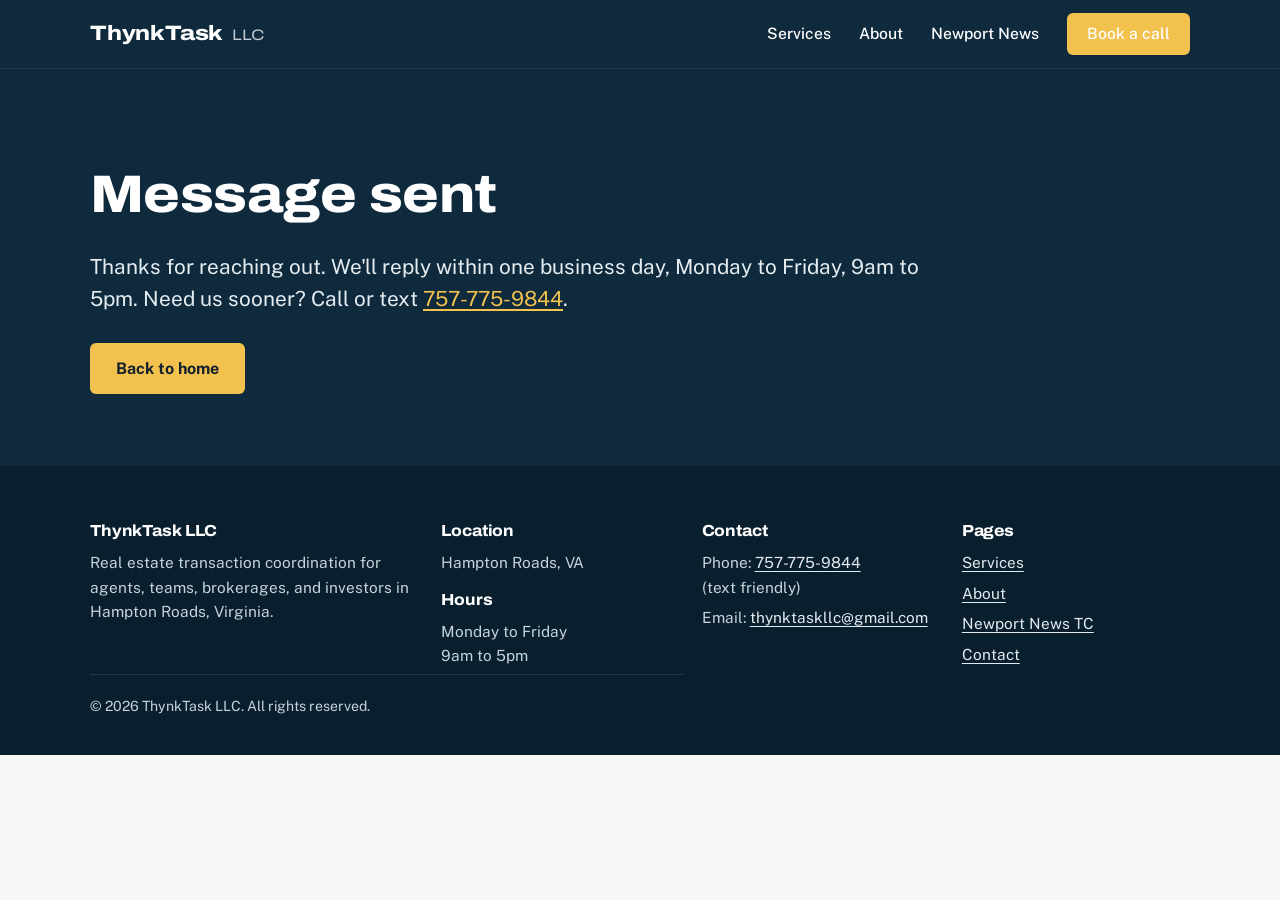
<file: thank-you.html>
<!doctype html>
<html lang="en">
<head>
  <meta charset="utf-8">
  <meta name="viewport" content="width=device-width, initial-scale=1">
  <title>Message sent | ThynkTask LLC</title>
  <meta name="description" content="Thanks for contacting ThynkTask LLC.">
  <meta property="og:title" content="Message sent | ThynkTask LLC">
  <meta property="og:description" content="Thanks for contacting ThynkTask LLC.">
  <meta property="og:type" content="website">
  <link rel="preconnect" href="https://fonts.googleapis.com">
  <link rel="preconnect" href="https://fonts.gstatic.com" crossorigin>
  <link href="https://fonts.googleapis.com/css2?family=Archivo:wdth,wght@100..125,400..800&family=Public+Sans:ital,wght@0,400..700;1,400&display=swap" rel="stylesheet">
  <link rel="stylesheet" href="assets/styles.css">
  <script>document.documentElement.classList.add('js');</script>
  <link rel="icon" href="assets/favicon.svg" type="image/svg+xml">
  <meta name="robots" content="noindex">
</head>
<body>
<a class="skip-link" href="#main">Skip to content</a>

<header class="site-header">
  <div class="wrap">
    <a class="brand" href="index.html">ThynkTask <span>LLC</span></a>
    <button class="nav-toggle" aria-expanded="false" aria-controls="site-nav">Menu</button>
    <nav class="nav" id="site-nav" aria-label="Main">
      <a href="services.html">Services</a>
      <a href="about.html">About</a>
      <a href="transaction-coordinator-newport-news-va.html">Newport News</a>
      <a class="btn btn-signal" href="contact.html">Book a call</a>
    </nav>
  </div>
</header>

<main id="main">
  <section class="page-head">
    <div class="wrap">
      <h1>Message sent</h1>
      <p class="lead">Thanks for reaching out. We'll reply within one business day, Monday to Friday, 9am to 5pm. Need us sooner? Call or text <a href="tel:+17577759844" style="color:#f2c14e">757-775-9844</a>.</p>
      <div class="btn-row"><a class="btn btn-signal" href="index.html">Back to home</a></div>
    </div>
  </section>
</main>

<footer class="site-footer">
  <div class="wrap">
    <div class="footer-grid">
      <div>
        <h2>ThynkTask LLC</h2>
        <p>Real estate transaction coordination for agents, teams, brokerages, and investors in Hampton Roads, Virginia.</p>
      </div>
      <div>
        <h2>Location</h2>
        <p>Hampton Roads, VA</p>
        <h2 style="margin-top:16px">Hours</h2>
        <p>Monday to Friday<br>9am to 5pm</p>
      </div>
      <div>
        <h2>Contact</h2>
        <p>Phone: <a href="tel:+17577759844">757-775-9844</a><br>(text friendly)</p>
        <p>Email: <a href="mailto:thynktaskllc@gmail.com">thynktaskllc@gmail.com</a></p>
      </div>
      <div>
        <h2>Pages</h2>
        <ul>
          <li><a href="services.html">Services</a></li>
          <li><a href="about.html">About</a></li>
          <li><a href="transaction-coordinator-newport-news-va.html">Newport News TC</a></li>
          <li><a href="contact.html">Contact</a></li>
        </ul>
      </div>
    </div>
    <p class="footer-legal">© 2026 ThynkTask LLC. All rights reserved.</p>
  </div>
</footer>
<script src="assets/site.js"></script>
</body>
</html>
</file>
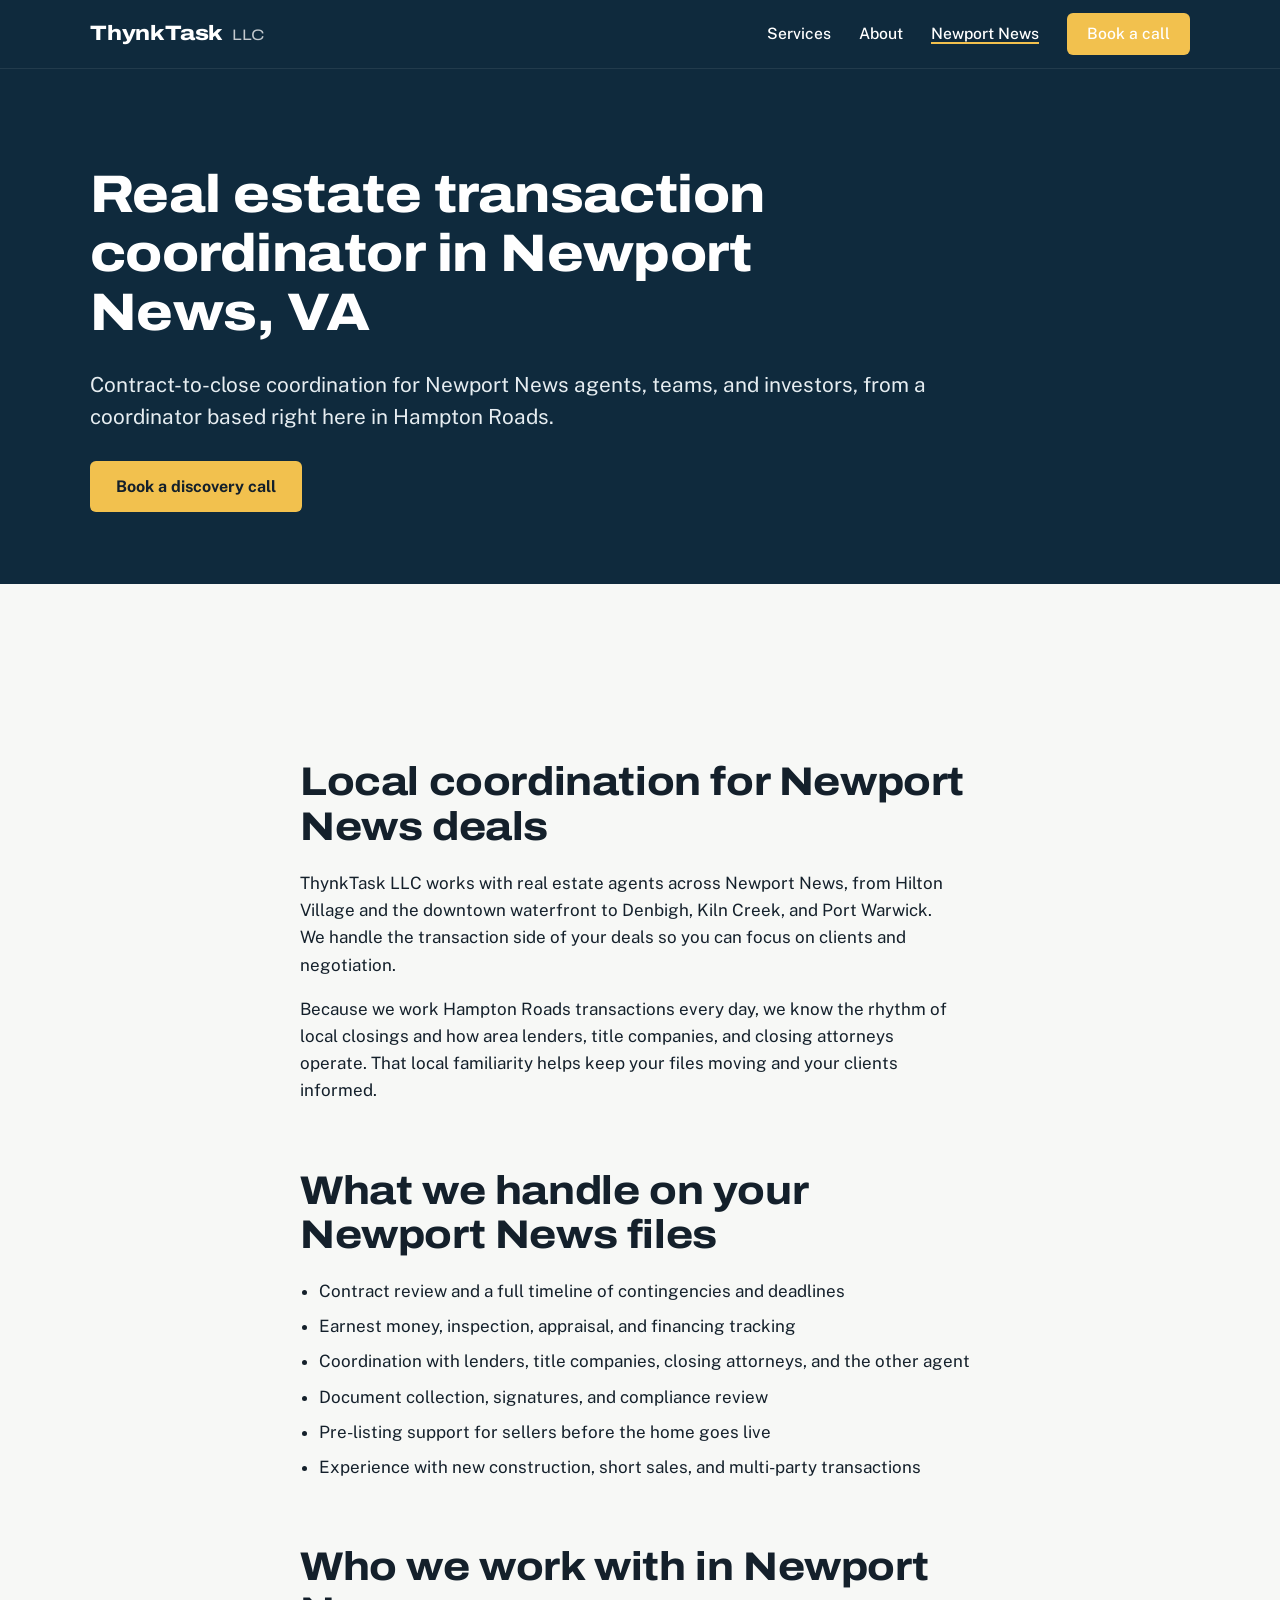
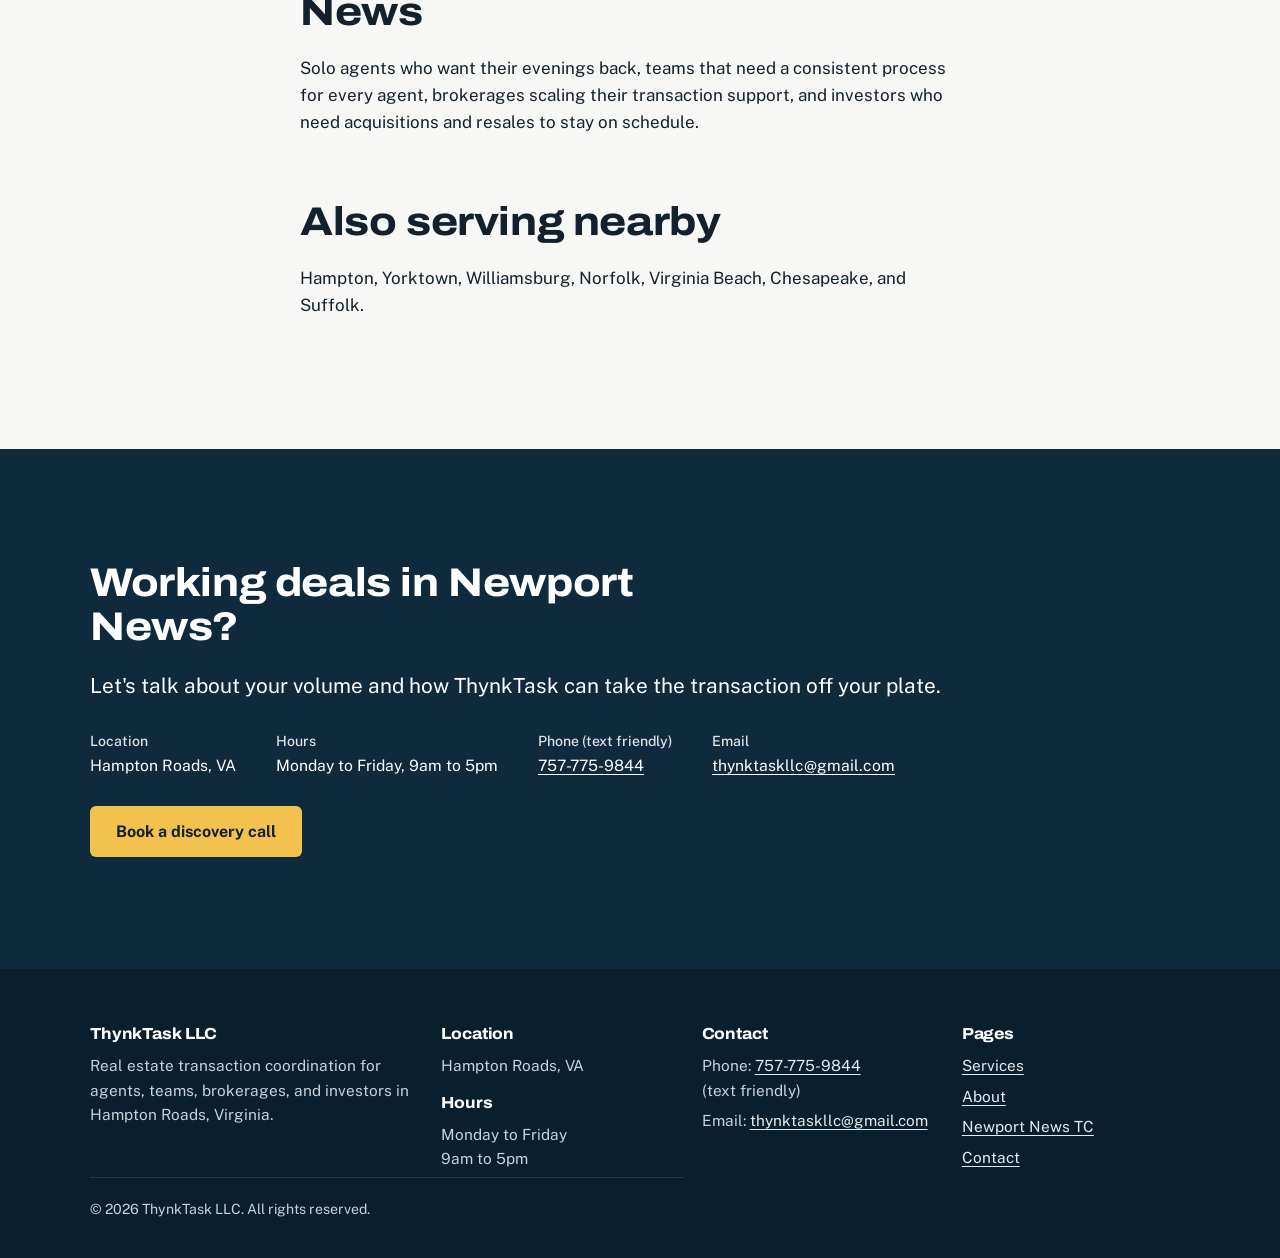
<file: transaction-coordinator-newport-news-va.html>
<!doctype html>
<html lang="en">
<head>
  <meta charset="utf-8">
  <meta name="viewport" content="width=device-width, initial-scale=1">
  <title>Transaction Coordinator in Newport News, VA | ThynkTask LLC</title>
  <meta name="description" content="Real estate transaction coordinator serving Newport News, VA agents, teams, and investors. Contract-to-close coordination from a Hampton Roads-based TC.">
  <meta property="og:title" content="Transaction Coordinator in Newport News, VA | ThynkTask LLC">
  <meta property="og:description" content="Real estate transaction coordinator serving Newport News, VA agents, teams, and investors. Contract-to-close coordination from a Hampton Roads-based TC.">
  <meta property="og:type" content="website">
  <link rel="preconnect" href="https://fonts.googleapis.com">
  <link rel="preconnect" href="https://fonts.gstatic.com" crossorigin>
  <link href="https://fonts.googleapis.com/css2?family=Archivo:wdth,wght@100..125,400..800&family=Public+Sans:ital,wght@0,400..700;1,400&display=swap" rel="stylesheet">
  <link rel="stylesheet" href="assets/styles.css">
  <script>document.documentElement.classList.add('js');</script>
  <link rel="icon" href="assets/favicon.svg" type="image/svg+xml">
</head>
<body>
<a class="skip-link" href="#main">Skip to content</a>

<header class="site-header">
  <div class="wrap">
    <a class="brand" href="index.html">ThynkTask <span>LLC</span></a>
    <button class="nav-toggle" aria-expanded="false" aria-controls="site-nav">Menu</button>
    <nav class="nav" id="site-nav" aria-label="Main">
      <a href="services.html">Services</a>
      <a href="about.html">About</a>
      <a href="transaction-coordinator-newport-news-va.html">Newport News</a>
      <a class="btn btn-signal" href="contact.html">Book a call</a>
    </nav>
  </div>
</header>

<main id="main">
  <section class="page-head">
    <div class="wrap">
      <h1>Real estate transaction coordinator in Newport News, VA</h1>
      <p class="lead">Contract-to-close coordination for Newport News agents, teams, and investors, from a coordinator based right here in Hampton Roads.</p>
      <div class="btn-row"><a class="btn btn-signal" href="contact.html">Book a discovery call</a></div>
    </div>
  </section>

  <section class="section">
    <div class="wrap prose">
      <h2>Local coordination for Newport News deals</h2>
      <p>ThynkTask LLC works with real estate agents across Newport News, from Hilton Village and the downtown waterfront to Denbigh, Kiln Creek, and Port Warwick. We handle the transaction side of your deals so you can focus on clients and negotiation.</p>
      <p>Because we work Hampton Roads transactions every day, we know the rhythm of local closings and how area lenders, title companies, and closing attorneys operate. That local familiarity helps keep your files moving and your clients informed.</p>

      <h2>What we handle on your Newport News files</h2>
      <ul>
        <li>Contract review and a full timeline of contingencies and deadlines</li>
        <li>Earnest money, inspection, appraisal, and financing tracking</li>
        <li>Coordination with lenders, title companies, closing attorneys, and the other agent</li>
        <li>Document collection, signatures, and compliance review</li>
        <li>Pre-listing support for sellers before the home goes live</li>
        <li>Experience with new construction, short sales, and multi-party transactions</li>
      </ul>

      <h2>Who we work with in Newport News</h2>
      <p>Solo agents who want their evenings back, teams that need a consistent process for every agent, brokerages scaling their transaction support, and investors who need acquisitions and resales to stay on schedule.</p>

      <h2>Also serving nearby</h2>
      <p>Hampton, Yorktown, Williamsburg, Norfolk, Virginia Beach, Chesapeake, and Suffolk.</p>
    </div>
  </section>

  <section class="section section-dark cta-band">
    <div class="wrap">
      <h2>Working deals in Newport News?</h2>
      <p class="lead">Let's talk about your volume and how ThynkTask can take the transaction off your plate.</p>
      <div class="contact-lines">
        <div><strong>Location</strong>Hampton Roads, VA</div>
        <div><strong>Hours</strong>Monday to Friday, 9am to 5pm</div>
        <div><strong>Phone (text friendly)</strong><a href="tel:+17577759844">757-775-9844</a></div>
        <div><strong>Email</strong><a href="mailto:thynktaskllc@gmail.com">thynktaskllc@gmail.com</a></div>
      </div>
      <div class="btn-row"><a class="btn btn-signal" href="contact.html">Book a discovery call</a></div>
    </div>
  </section>
</main>

<footer class="site-footer">
  <div class="wrap">
    <div class="footer-grid">
      <div>
        <h2>ThynkTask LLC</h2>
        <p>Real estate transaction coordination for agents, teams, brokerages, and investors in Hampton Roads, Virginia.</p>
      </div>
      <div>
        <h2>Location</h2>
        <p>Hampton Roads, VA</p>
        <h2 style="margin-top:16px">Hours</h2>
        <p>Monday to Friday<br>9am to 5pm</p>
      </div>
      <div>
        <h2>Contact</h2>
        <p>Phone: <a href="tel:+17577759844">757-775-9844</a><br>(text friendly)</p>
        <p>Email: <a href="mailto:thynktaskllc@gmail.com">thynktaskllc@gmail.com</a></p>
      </div>
      <div>
        <h2>Pages</h2>
        <ul>
          <li><a href="services.html">Services</a></li>
          <li><a href="about.html">About</a></li>
          <li><a href="transaction-coordinator-newport-news-va.html">Newport News TC</a></li>
          <li><a href="contact.html">Contact</a></li>
        </ul>
      </div>
    </div>
    <p class="footer-legal">© 2026 ThynkTask LLC. All rights reserved.</p>
  </div>
</footer>
<script src="assets/site.js"></script>
</body>
</html>
</file>
<file: assets/styles.css>
/* ThynkTask LLC — site styles */
:root {
  --harbor: #0f2a3d;
  --harbor-deep: #0a1f2e;
  --tide: #1f5f7a;
  --signal: #f2c14e;
  --paper: #f7f8f6;
  --white: #ffffff;
  --ink: #14202b;
  --slate: #4a5a66;
  --mist: #dce4e8;
  --rule: #c9d4da;

  --font-display: "Archivo", "Helvetica Neue", Arial, sans-serif;
  --font-body: "Public Sans", "Helvetica Neue", Arial, sans-serif;

  --measure: 66ch;
  --wrap: 1180px;
  --gutter: clamp(16px, 4vw, 40px);
  --radius: 6px;
}

*, *::before, *::after { box-sizing: border-box; }
html { -webkit-text-size-adjust: 100%; }
body {
  margin: 0;
  background: var(--paper);
  color: var(--ink);
  font-family: var(--font-body);
  font-size: 1.0625rem;
  line-height: 1.6;
}
img { max-width: 100%; display: block; }
a { color: var(--tide); text-underline-offset: 3px; }
a:hover { color: var(--harbor); }
:focus-visible { outline: 3px solid var(--signal); outline-offset: 3px; border-radius: 2px; }

.skip-link {
  position: absolute; left: -9999px; top: 0;
  background: var(--signal); color: var(--ink); padding: 10px 16px; z-index: 100;
}
.skip-link:focus { left: 16px; top: 16px; }

.wrap { max-width: var(--wrap); margin: 0 auto; padding: 0 var(--gutter); }

h1, h2, h3 {
  font-family: var(--font-display);
  font-stretch: 112%;
  line-height: 1.12;
  letter-spacing: -0.01em;
  margin: 0 0 0.5em;
}
h1 { font-size: clamp(2.3rem, 5.2vw, 3.9rem); font-weight: 800; }
h2 { font-size: clamp(1.75rem, 3.3vw, 2.5rem); font-weight: 750; }
h3 { font-size: 1.25rem; font-weight: 700; }
p { margin: 0 0 1em; max-width: var(--measure); }
.lead { font-size: clamp(1.125rem, 1.8vw, 1.3rem); line-height: 1.55; }

/* Header */
.site-header {
  background: var(--harbor);
  color: var(--white);
  position: sticky; top: 0; z-index: 50;
  border-bottom: 1px solid rgba(255,255,255,0.08);
}
.site-header .wrap {
  display: flex; align-items: center; justify-content: space-between;
  min-height: 68px; gap: 20px;
}
.brand {
  color: var(--white); text-decoration: none;
  font-family: var(--font-display); font-stretch: 118%;
  font-weight: 800; font-size: 1.3rem; letter-spacing: -0.01em;
}
.brand span { font-weight: 400; opacity: 0.75; font-size: 0.95rem; margin-left: 4px; }
.brand:hover { color: var(--white); }
.nav { display: flex; align-items: center; gap: 28px; }
.nav a { color: var(--white); text-decoration: none; font-weight: 500; font-size: 0.98rem; }
.nav a:hover, .nav a[aria-current="page"] { text-decoration: underline; text-decoration-color: var(--signal); text-decoration-thickness: 2px; }
.nav-toggle {
  display: none; background: none; border: 1px solid rgba(255,255,255,0.35);
  color: var(--white); border-radius: var(--radius); padding: 8px 12px;
  font: inherit; font-size: 0.95rem; cursor: pointer;
}

/* Buttons */
.btn {
  display: inline-block; text-decoration: none; font-weight: 700;
  padding: 14px 24px; border-radius: var(--radius);
  border: 2px solid transparent; line-height: 1.2; font-size: 1rem;
  cursor: pointer; font-family: var(--font-body);
}
.btn-signal { background: var(--signal); color: var(--ink); }
.btn-signal:hover { background: #ffd36a; color: var(--ink); }
.btn-ghost { border-color: rgba(255,255,255,0.55); color: var(--white); }
.btn-ghost:hover { border-color: var(--white); color: var(--white); background: rgba(255,255,255,0.06); }
.btn-dark { background: var(--harbor); color: var(--white); }
.btn-dark:hover { background: var(--tide); color: var(--white); }
.nav .btn { padding: 10px 18px; }
.nav .btn:hover { text-decoration: none; }
.btn-row { display: flex; flex-wrap: wrap; gap: 12px; margin-top: 28px; }

/* Hero */
.hero {
  background: var(--harbor);
  color: var(--white);
  padding: clamp(56px, 9vw, 110px) 0 clamp(64px, 9vw, 120px);
}
.hero-grid {
  display: grid; grid-template-columns: 1.1fr 0.9fr;
  gap: clamp(32px, 6vw, 80px); align-items: center;
}
.hero .kicker { color: var(--mist); font-size: 1rem; margin-bottom: 18px; }
.hero h1 { max-width: 15ch; }
.hero p.lead { color: #e6edf1; }

/* Signature: sample file timeline */
.file-card {
  background: var(--harbor-deep);
  border: 1px solid rgba(255,255,255,0.12);
  border-radius: 10px;
  padding: 26px 26px 18px;
}
.file-card header { display: flex; justify-content: space-between; align-items: baseline; gap: 12px; margin-bottom: 14px; }
.file-card .file-title { font-family: var(--font-display); font-stretch: 112%; font-weight: 700; font-size: 1.05rem; }
.file-card .file-tag { font-size: 0.82rem; color: var(--mist); }
.timeline { list-style: none; margin: 0; padding: 0; }
.timeline li {
  display: grid; grid-template-columns: 26px 1fr auto; gap: 14px;
  align-items: center; padding: 12px 0;
  border-top: 1px solid rgba(255,255,255,0.09);
  font-size: 0.98rem;
}
.timeline .mark {
  width: 22px; height: 22px; border-radius: 50%;
  border: 2px solid rgba(255,255,255,0.35);
  position: relative;
}
.timeline .when { color: var(--mist); font-size: 0.88rem; font-variant-numeric: tabular-nums; }
.timeline li.done .mark { background: var(--signal); border-color: var(--signal); }
.timeline li.done .mark::after {
  content: ""; position: absolute; left: 6px; top: 2px; width: 5px; height: 10px;
  border: solid var(--ink); border-width: 0 2.5px 2.5px 0; transform: rotate(45deg);
}
.timeline li.now .mark { border-color: var(--signal); box-shadow: 0 0 0 4px rgba(242,193,78,0.2); }
.timeline li.now .what { font-weight: 700; }
.file-foot { font-size: 0.85rem; color: var(--mist); margin: 12px 0 0; }

@media (prefers-reduced-motion: no-preference) {
  .js .timeline li.done .mark { background: transparent; border-color: rgba(255,255,255,0.35); transition: background .25s ease, border-color .25s ease; }
  .js .timeline li.done .mark::after { opacity: 0; transition: opacity .2s ease .1s; }
  .js .timeline li.done.checked .mark { background: var(--signal); border-color: var(--signal); }
  .js .timeline li.done.checked .mark::after { opacity: 1; }
}

/* Service area strip */
.area-strip { background: var(--tide); color: var(--white); padding: 16px 0; font-size: 0.98rem; }
.area-strip p { margin: 0; max-width: none; }

/* Sections */
.section { padding: clamp(64px, 9vw, 112px) 0; }
.section-alt { background: var(--white); }
.section-dark { background: var(--harbor); color: var(--white); }
.section-dark a:not(.btn) { color: var(--signal); }
.section-head { max-width: 760px; margin-bottom: 44px; }

/* Value list (not cards) */
.values {
  display: grid; grid-template-columns: repeat(2, 1fr);
  column-gap: clamp(32px, 6vw, 88px); row-gap: 8px;
  list-style: none; margin: 0; padding: 0;
}
.values li { border-top: 2px solid var(--harbor); padding: 22px 0 18px; }
.values h3 { margin-bottom: 8px; }
.values p { margin: 0; color: var(--slate); }

/* Process steps (a real sequence) */
.steps { list-style: none; margin: 0; padding: 0; counter-reset: step; display: grid; grid-template-columns: repeat(3, 1fr); gap: 0 clamp(24px, 4vw, 56px); }
.steps li { counter-increment: step; padding: 22px 0 26px; border-top: 1px solid var(--rule); }
.steps li::before {
  content: counter(step);
  display: inline-flex; align-items: center; justify-content: center;
  width: 34px; height: 34px; border-radius: 50%;
  background: var(--harbor); color: var(--white);
  font-family: var(--font-display); font-weight: 700; font-size: 0.95rem;
  margin-bottom: 14px;
}
.steps h3 { margin-bottom: 6px; }
.steps p { margin: 0; color: var(--slate); }

/* Audience */
.audience { display: grid; grid-template-columns: repeat(3, 1fr); gap: clamp(24px, 4vw, 56px); }
.audience h3 { padding-bottom: 10px; border-bottom: 3px solid var(--signal); display: inline-block; }
.audience p { color: var(--slate); }

/* Founder */
.founder { display: grid; grid-template-columns: 300px 1fr; gap: clamp(32px, 6vw, 72px); align-items: start; }
.portrait {
  aspect-ratio: 4 / 5; background: var(--harbor); color: var(--white);
  border-radius: 10px; display: flex; align-items: flex-end; padding: 22px;
  font-family: var(--font-display); font-stretch: 118%; font-weight: 800;
  font-size: 4.5rem; line-height: 1; position: relative; overflow: hidden;
}
.portrait img { position: absolute; inset: 0; width: 100%; height: 100%; object-fit: cover; }
.portrait .initials-rule { position: absolute; left: 22px; right: 22px; bottom: 96px; height: 3px; background: var(--signal); }
.pullquote {
  font-family: var(--font-display); font-stretch: 108%; font-weight: 700;
  font-size: clamp(1.4rem, 2.6vw, 1.9rem); line-height: 1.25;
  max-width: 28ch; margin: 0 0 24px;
}
.signature { color: var(--slate); font-style: italic; }

/* FAQ */
.faq { max-width: 820px; }
.faq details { border-top: 1px solid var(--rule); }
.faq details:last-child { border-bottom: 1px solid var(--rule); }
.faq summary {
  cursor: pointer; list-style: none; padding: 20px 40px 20px 0; position: relative;
  font-family: var(--font-display); font-stretch: 108%; font-weight: 700; font-size: 1.12rem;
}
.faq summary::-webkit-details-marker { display: none; }
.faq summary::after {
  content: "+"; position: absolute; right: 4px; top: 16px;
  font-size: 1.6rem; font-weight: 400; color: var(--tide);
}
.faq details[open] summary::after { content: "–"; }
.faq details p { color: var(--slate); padding-bottom: 12px; }

/* CTA band */
.cta-band h2 { max-width: 20ch; }
.contact-lines { display: grid; grid-template-columns: repeat(4, auto); gap: 12px 40px; justify-content: start; margin-top: 28px; }
.contact-lines div { font-size: 0.98rem; }
.contact-lines strong { display: block; color: var(--mist); font-weight: 500; font-size: 0.88rem; }
.section-dark .contact-lines a { color: var(--white); }

/* Page header (inner pages) */
.page-head { background: var(--harbor); color: var(--white); padding: clamp(56px, 8vw, 96px) 0 clamp(48px, 6vw, 72px); }
.page-head h1 { max-width: 20ch; font-size: clamp(2.1rem, 4.4vw, 3.3rem); }
.page-head p.lead { color: #e6edf1; }

/* Services */
.service { display: grid; grid-template-columns: 0.9fr 1.1fr; gap: clamp(24px, 5vw, 64px); padding: 40px 0; border-top: 2px solid var(--harbor); }
.service:last-of-type { border-bottom: 2px solid var(--harbor); }
.service ul { margin: 0; padding-left: 1.1em; }
.service li { margin-bottom: 8px; max-width: 60ch; }
.service .for { color: var(--slate); font-size: 0.98rem; }
.included { columns: 2; column-gap: 56px; padding-left: 1.1em; max-width: 900px; }
.included li { margin-bottom: 10px; break-inside: avoid; }

/* Contact */
.contact-grid { display: grid; grid-template-columns: 0.8fr 1.2fr; gap: clamp(32px, 6vw, 80px); align-items: start; }
.details-list { margin: 0; }
.details-list dt { font-weight: 700; margin-top: 18px; }
.details-list dt:first-child { margin-top: 0; }
.details-list dd { margin: 4px 0 0; color: var(--slate); }
form.inquiry { background: var(--white); border: 1px solid var(--rule); border-radius: 10px; padding: clamp(22px, 4vw, 36px); }
.field { margin-bottom: 18px; }
.field label { display: block; font-weight: 600; margin-bottom: 6px; font-size: 0.98rem; }
.field .hint { font-weight: 400; color: var(--slate); }
.field input, .field select, .field textarea {
  width: 100%; font: inherit; color: var(--ink);
  padding: 12px 14px; border: 1px solid #b7c4cc; border-radius: var(--radius); background: var(--white);
}
.field textarea { min-height: 130px; resize: vertical; }
.field input:focus, .field select:focus, .field textarea:focus { outline: 3px solid var(--signal); outline-offset: 1px; border-color: var(--harbor); }
.form-note { font-size: 0.9rem; color: var(--slate); margin-top: 14px; }
.hp { position: absolute; left: -9999px; }

/* Local page */
.prose { max-width: 760px; }
.prose h2 { margin-top: 1.6em; }
.prose ul { padding-left: 1.1em; }
.prose li { margin-bottom: 8px; }

/* Footer */
.site-footer { background: var(--harbor-deep); color: #c6d3da; padding: 56px 0 32px; font-size: 0.96rem; }
.footer-grid { display: grid; grid-template-columns: 1.4fr 1fr 1fr 1fr; gap: 32px; }
.site-footer h2 { font-size: 1rem; color: var(--white); margin-bottom: 10px; font-stretch: 108%; }
.site-footer p { margin: 0 0 6px; }
.site-footer a { color: #e3ebef; }
.site-footer a:hover { color: var(--signal); }
.site-footer ul { list-style: none; margin: 0; padding: 0; }
.site-footer li { margin-bottom: 6px; }
.footer-legal { border-top: 1px solid rgba(255,255,255,0.1); margin-top: 40px; padding-top: 20px; font-size: 0.88rem; }

/* Responsive */
@media (max-width: 960px) {
  .hero-grid, .founder, .contact-grid, .service { grid-template-columns: 1fr; }
  .steps, .audience { grid-template-columns: 1fr 1fr; }
  .footer-grid { grid-template-columns: 1fr 1fr; }
  .contact-lines { grid-template-columns: 1fr 1fr; }
  .founder .portrait { max-width: 280px; }
}
@media (max-width: 720px) {
  .nav-toggle { display: inline-block; }
  .nav {
    display: none; position: absolute; top: 68px; left: 0; right: 0;
    background: var(--harbor); flex-direction: column; align-items: flex-start;
    padding: 12px var(--gutter) 24px; gap: 16px; border-bottom: 1px solid rgba(255,255,255,0.1);
  }
  .nav.open { display: flex; }
  .values, .steps, .audience, .footer-grid, .contact-lines { grid-template-columns: 1fr; }
  .included { columns: 1; }
  .btn { width: 100%; text-align: center; }
  .nav .btn { width: auto; }
}
</file>
